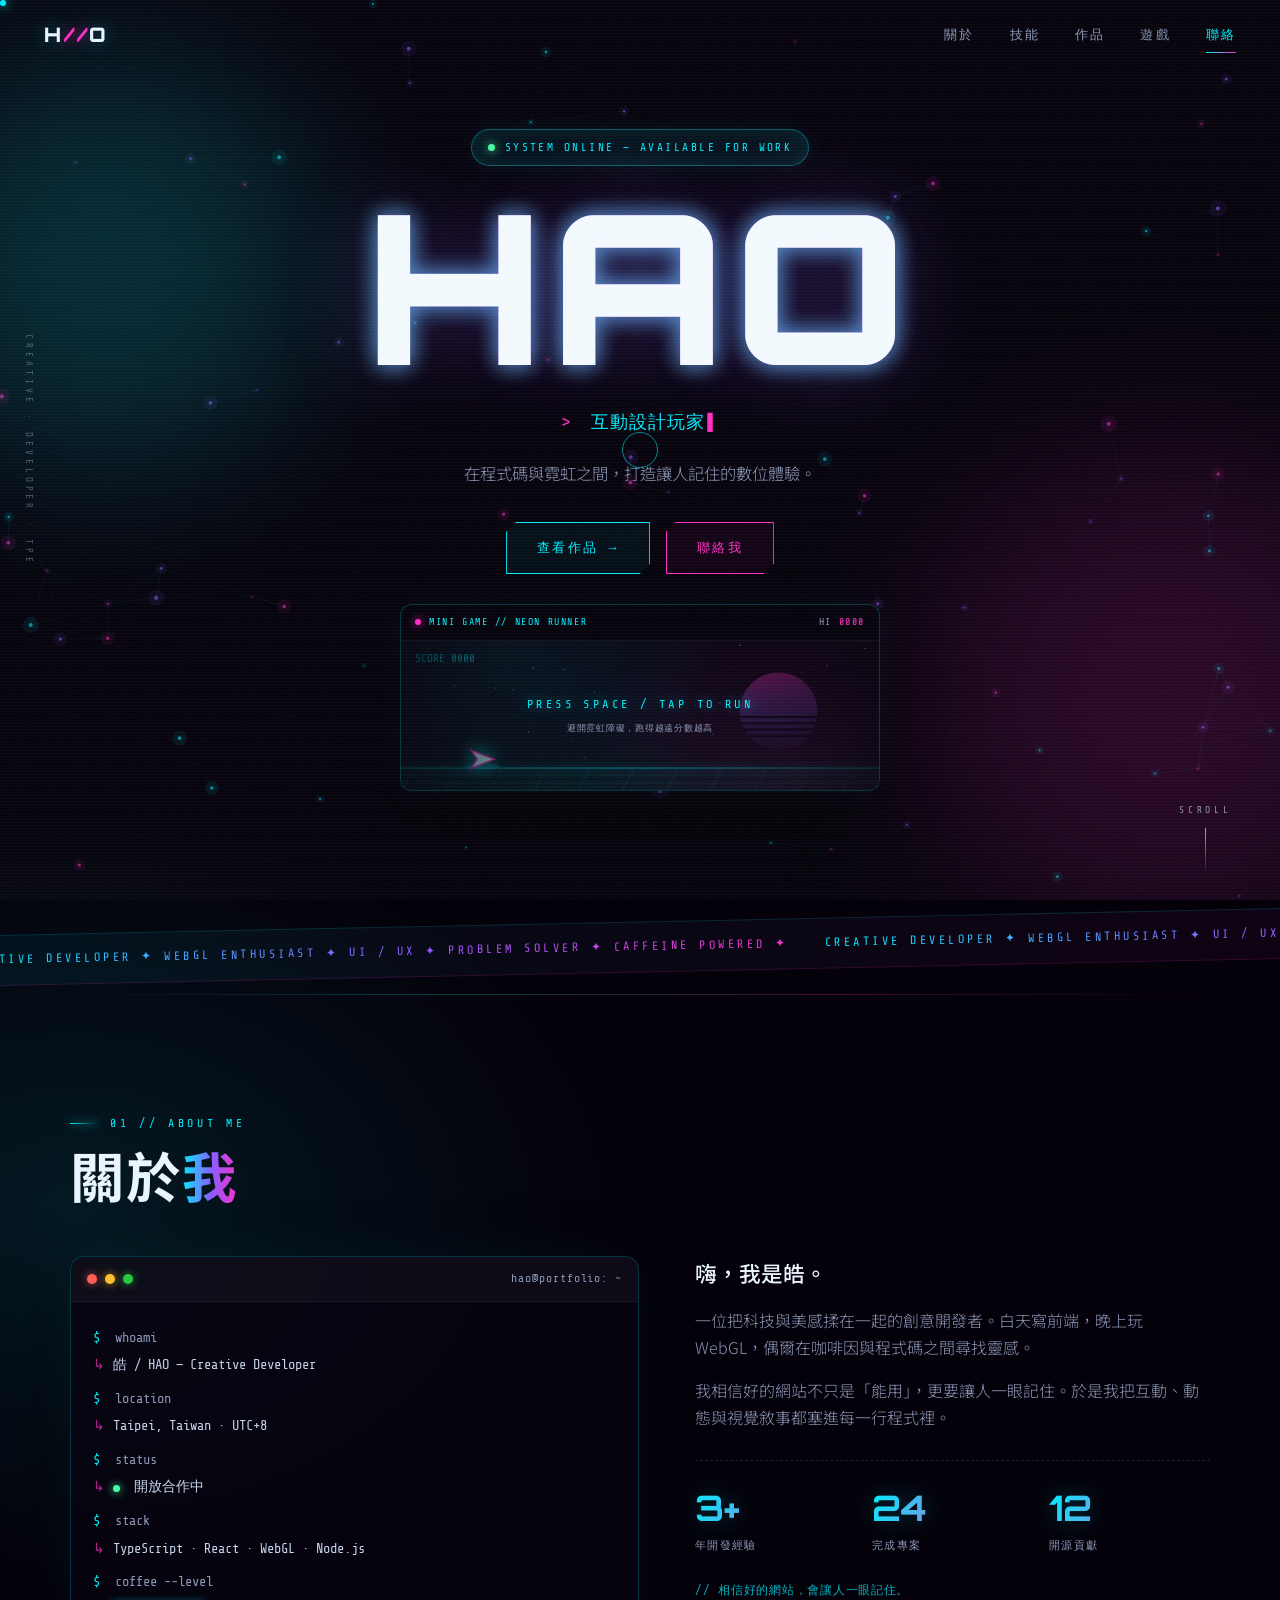
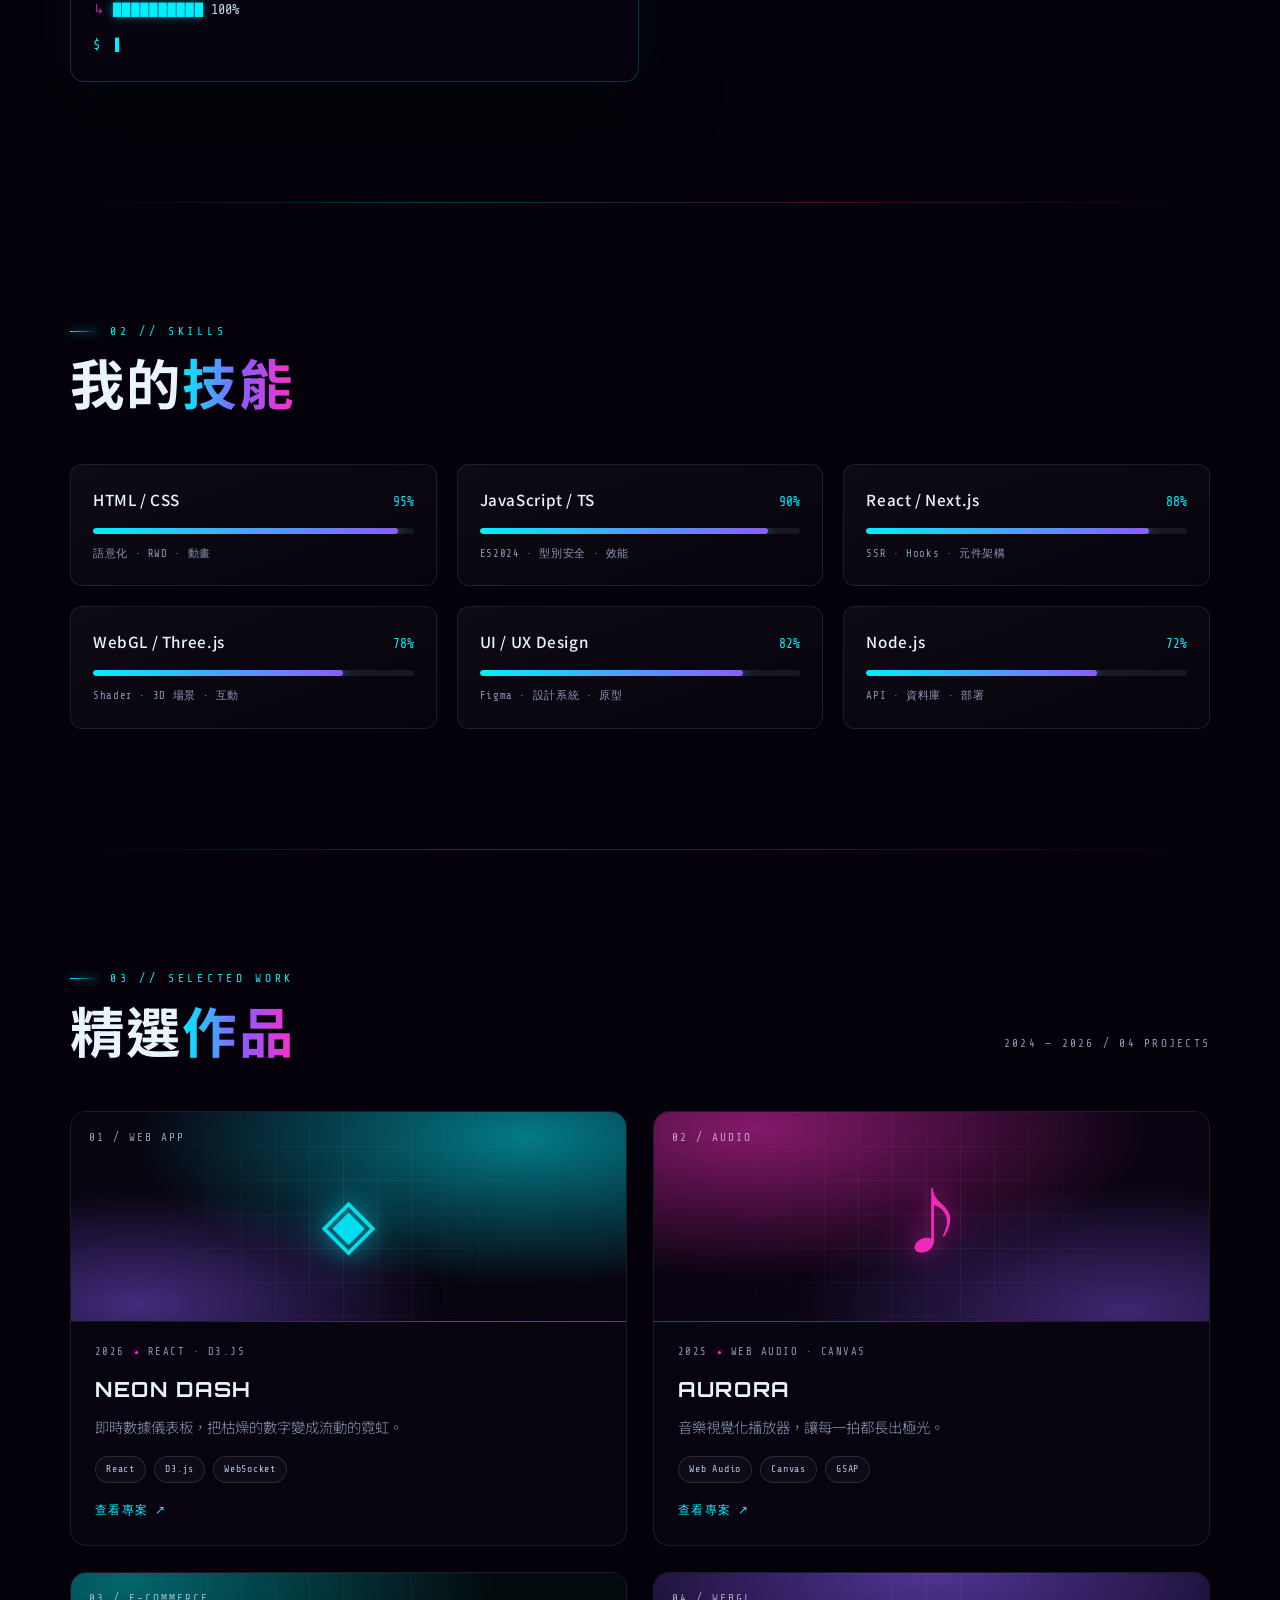
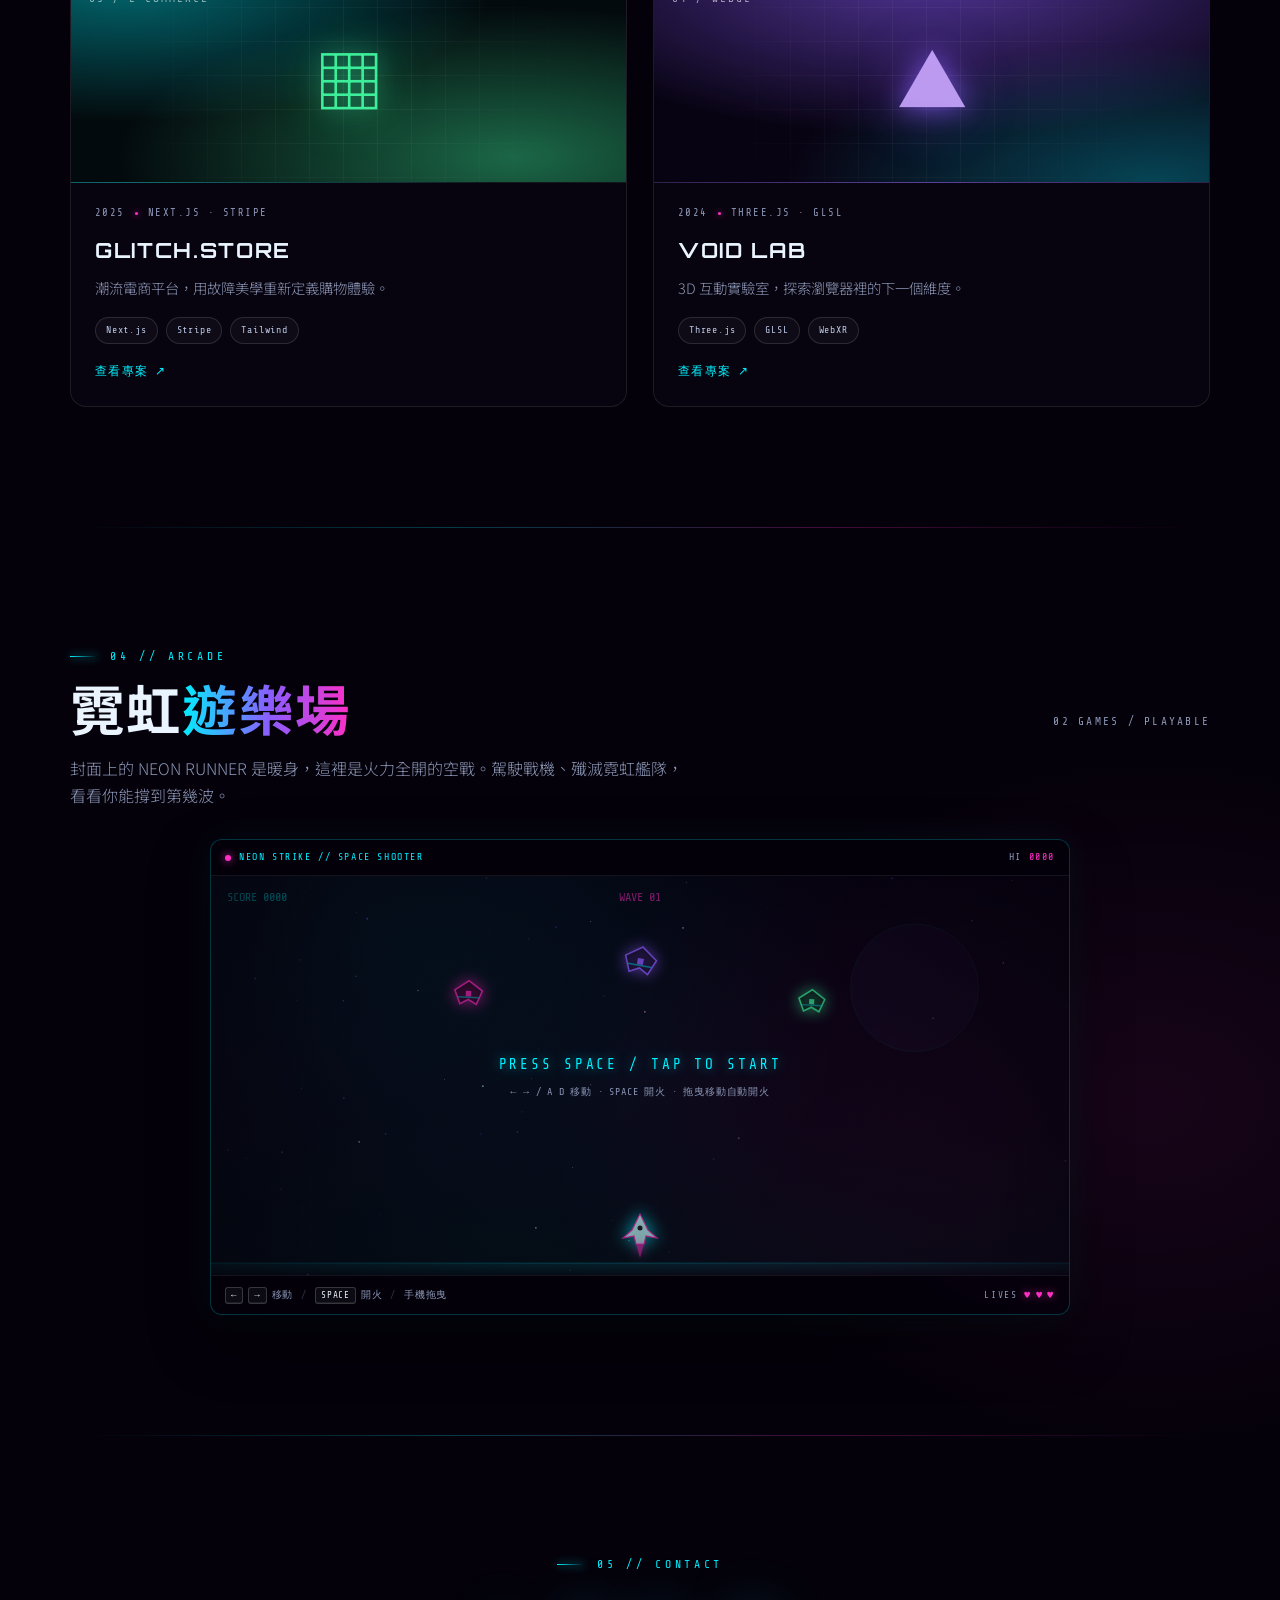
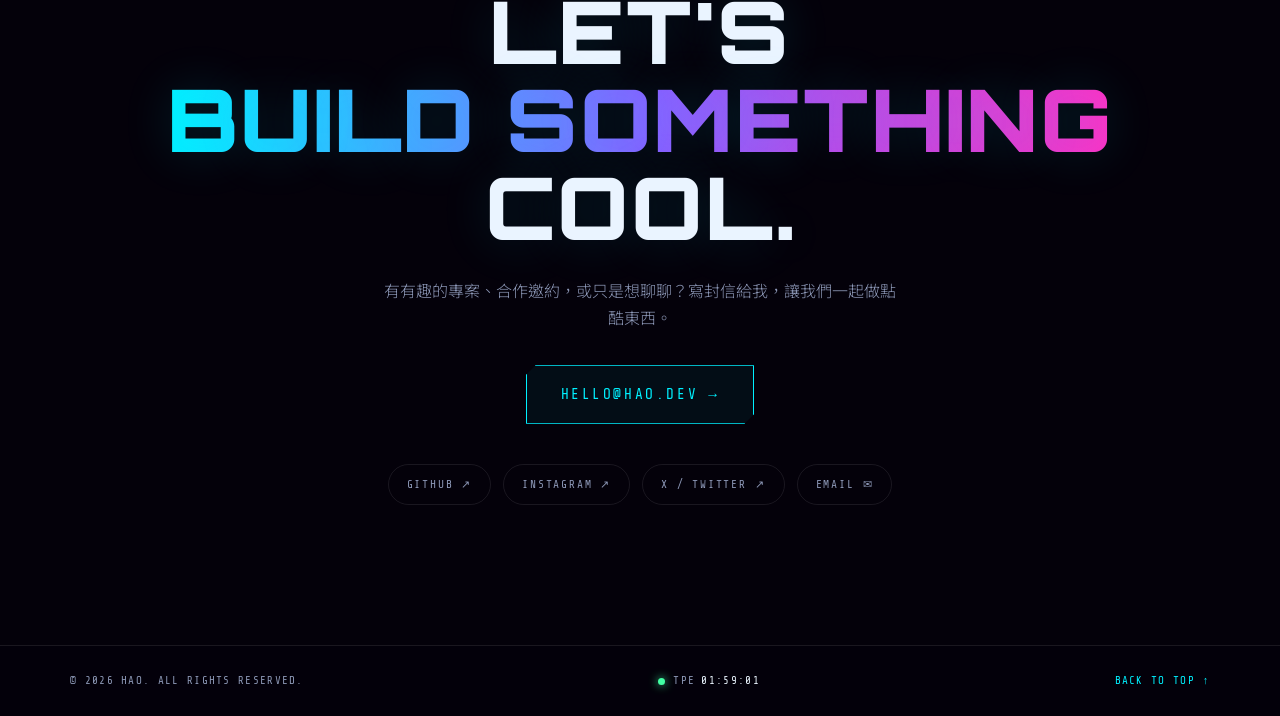
<file: index.html>
<!DOCTYPE html>
<html lang="zh-Hant">
<head>
  <meta charset="UTF-8">
  <meta name="viewport" content="width=device-width, initial-scale=1.0">
  <title>HAO — 創意開發者 / 個人作品集</title>
  <meta name="description" content="皓（HAO）的個人作品集。霓虹賽博龐克風格的創意開發者網站，收錄精選專案、技能與聯絡方式。">
  <meta name="theme-color" content="#04010a">
  <link rel="icon" href="data:image/svg+xml,%3Csvg xmlns='http://www.w3.org/2000/svg' viewBox='0 0 100 100'%3E%3Crect width='100' height='100' rx='22' fill='%2304010a'/%3E%3Ctext x='50' y='70' font-size='56' font-family='monospace' font-weight='bold' text-anchor='middle' fill='%2300f0ff'%3EH%3C/text%3E%3C/svg%3E">
  <link rel="preconnect" href="https://fonts.googleapis.com">
  <link rel="preconnect" href="https://fonts.gstatic.com" crossorigin>
  <link href="https://fonts.googleapis.com/css2?family=Orbitron:wght@500;700;900&family=Noto+Sans+TC:wght@300;400;500;700&family=Share+Tech+Mono&display=swap" rel="stylesheet">
  <link rel="stylesheet" href="style.css">
  <noscript><style>.reveal{opacity:1!important}</style></noscript>
</head>
<body>
  <div class="progress" id="progress" aria-hidden="true"></div>
  <div class="cursor-dot" aria-hidden="true"></div>
  <div class="cursor-ring" aria-hidden="true"></div>
  <canvas id="bg" aria-hidden="true"></canvas>
  <div class="side-text" aria-hidden="true">CREATIVE · DEVELOPER · TPE</div>

  <header class="nav" id="nav">
    <div class="nav-inner">
      <a href="#top" class="logo" aria-label="回到頂部">H<span>//</span>O</a>
      <nav class="nav-links" id="navLinks" aria-label="主要導覽">
        <a href="#about" data-nav="about">關於</a>
        <a href="#skills" data-nav="skills">技能</a>
        <a href="#work" data-nav="work">作品</a>
        <a href="#arcade" data-nav="arcade">遊戲</a>
        <a href="#contact" data-nav="contact">聯絡</a>
      </nav>
      <button class="menu-btn" id="menuBtn" aria-label="開啟選單" aria-expanded="false" aria-controls="navLinks">
        <span></span><span></span>
      </button>
    </div>
  </header>

  <main id="top">
    <!-- ============ HERO ============ -->
    <section class="hero" id="home">
      <div class="hero-orb orb-1" aria-hidden="true"></div>
      <div class="hero-orb orb-2" aria-hidden="true"></div>
      <div class="grid-floor" aria-hidden="true"></div>

      <div class="container hero-inner">
        <p class="badge reveal">SYSTEM ONLINE — AVAILABLE FOR WORK</p>
        <h1 class="hero-title glitch reveal" data-text="HAO" style="--d:.08s">HAO</h1>
        <p class="hero-sub reveal" style="--d:.16s">
          <span class="prompt">&gt;</span>
          <span id="typed">創意開發者</span><span class="type-cursor" aria-hidden="true">▌</span>
        </p>
        <p class="hero-desc reveal" style="--d:.24s">在程式碼與霓虹之間，打造讓人記住的數位體驗。</p>
        <div class="hero-cta reveal" style="--d:.32s">
          <a class="btn" href="#work">查看作品 <span aria-hidden="true">→</span></a>
          <a class="btn ghost" href="#contact">聯絡我</a>
        </div>

        <div class="mini-game reveal" style="--d:.4s" id="gamePanel">
          <div class="game-bar">
            <span class="game-name"><i class="game-dot"></i> MINI GAME // NEON RUNNER</span>
            <span class="game-hi">HI <b id="gameHi">0000</b></span>
          </div>
          <div class="game-screen">
            <canvas id="gameCanvas" width="960" height="300" tabindex="0" aria-label="霓虹跑酷小遊戲：按空白鍵、上方向鍵或點擊畫面跳躍，避開霓虹障礙物">你的瀏覽器不支援 Canvas，無法遊玩小遊戲。</canvas>
            <div class="game-overlay" id="gameOverlay" aria-hidden="true">
              <p class="game-msg" id="gameMsg">PRESS SPACE / TAP TO RUN</p>
              <p class="game-sub" id="gameSub">避開霓虹障礙，跑得越遠分數越高</p>
            </div>
          </div>
        </div>
      </div>

      <a class="scroll-hint" href="#about" aria-label="向下捲動">
        <span>SCROLL</span><i></i>
      </a>
    </section>

    <!-- ============ MARQUEE ============ -->
    <div class="marquee-wrap" aria-hidden="true">
      <div class="marquee">
        <div class="marquee-track">
          <span class="marquee-seg">CREATIVE DEVELOPER ✦ WEBGL ENTHUSIAST ✦ UI / UX ✦ PROBLEM SOLVER ✦ CAFFEINE POWERED ✦</span>
          <span class="marquee-seg">CREATIVE DEVELOPER ✦ WEBGL ENTHUSIAST ✦ UI / UX ✦ PROBLEM SOLVER ✦ CAFFEINE POWERED ✦</span>
        </div>
      </div>
    </div>

    <!-- ============ ABOUT ============ -->
    <section class="section" id="about">
      <div class="container">
        <p class="eyebrow reveal">01 // ABOUT ME</p>
        <h2 class="section-title reveal" style="--d:.06s">關於<span class="gradient-text">我</span></h2>

        <div class="about-grid">
          <div class="terminal reveal" aria-hidden="true">
            <div class="term-bar">
              <span class="tdot red"></span><span class="tdot yellow"></span><span class="tdot green"></span>
              <span class="term-title">hao@portfolio: ~</span>
            </div>
            <div class="term-body">
              <p><span class="tprompt">$</span> whoami</p>
              <p class="tout">皓 / HAO — Creative Developer</p>
              <p><span class="tprompt">$</span> location</p>
              <p class="tout">Taipei, Taiwan · UTC+8</p>
              <p><span class="tprompt">$</span> status</p>
              <p class="tout"><span class="status-dot"></span> 開放合作中</p>
              <p><span class="tprompt">$</span> stack</p>
              <p class="tout">TypeScript · React · WebGL · Node.js</p>
              <p><span class="tprompt">$</span> coffee --level</p>
              <p class="tout"><span class="coffee-bar">██████████</span> 100%</p>
              <p class="term-line"><span class="tprompt">$</span> <span class="term-blink">▌</span></p>
            </div>
          </div>

          <div class="about-copy reveal" style="--d:.1s">
            <p class="lead">嗨，我是皓。</p>
            <p>一位把科技與美感揉在一起的創意開發者。白天寫前端，晚上玩 WebGL，偶爾在咖啡因與程式碼之間尋找靈感。</p>
            <p>我相信好的網站不只是「能用」，更要讓人一眼記住。於是我把互動、動態與視覺敘事都塞進每一行程式裡。</p>
            <div class="stats">
              <div class="stat"><span class="stat-num" data-count="3" data-suffix="+">0</span><span class="stat-label">年開發經驗</span></div>
              <div class="stat"><span class="stat-num" data-count="24">0</span><span class="stat-label">完成專案</span></div>
              <div class="stat"><span class="stat-num" data-count="12">0</span><span class="stat-label">開源貢獻</span></div>
            </div>
            <p class="about-note">// 相信好的網站，會讓人一眼記住。</p>
          </div>
        </div>
      </div>
    </section>

    <!-- ============ SKILLS ============ -->
    <section class="section" id="skills">
      <div class="container">
        <p class="eyebrow reveal">02 // SKILLS</p>
        <h2 class="section-title reveal" style="--d:.06s">我的<span class="gradient-text">技能</span></h2>

        <div class="skills-grid">
          <div class="skill reveal" style="--w:95%">
            <div class="skill-head"><span class="skill-name">HTML / CSS</span><span class="skill-pct">95%</span></div>
            <div class="bar"><span></span></div>
            <p class="skill-note">語意化 · RWD · 動畫</p>
          </div>
          <div class="skill reveal" style="--w:90%;--d:.06s">
            <div class="skill-head"><span class="skill-name">JavaScript / TS</span><span class="skill-pct">90%</span></div>
            <div class="bar"><span></span></div>
            <p class="skill-note">ES2024 · 型別安全 · 效能</p>
          </div>
          <div class="skill reveal" style="--w:88%;--d:.12s">
            <div class="skill-head"><span class="skill-name">React / Next.js</span><span class="skill-pct">88%</span></div>
            <div class="bar"><span></span></div>
            <p class="skill-note">SSR · Hooks · 元件架構</p>
          </div>
          <div class="skill reveal" style="--w:78%;--d:.18s">
            <div class="skill-head"><span class="skill-name">WebGL / Three.js</span><span class="skill-pct">78%</span></div>
            <div class="bar"><span></span></div>
            <p class="skill-note">Shader · 3D 場景 · 互動</p>
          </div>
          <div class="skill reveal" style="--w:82%;--d:.24s">
            <div class="skill-head"><span class="skill-name">UI / UX Design</span><span class="skill-pct">82%</span></div>
            <div class="bar"><span></span></div>
            <p class="skill-note">Figma · 設計系統 · 原型</p>
          </div>
          <div class="skill reveal" style="--w:72%;--d:.3s">
            <div class="skill-head"><span class="skill-name">Node.js</span><span class="skill-pct">72%</span></div>
            <div class="bar"><span></span></div>
            <p class="skill-note">API · 資料庫 · 部署</p>
          </div>
        </div>
      </div>
    </section>

    <!-- ============ WORK ============ -->
    <section class="section" id="work">
      <div class="container">
        <div class="work-head">
          <div>
            <p class="eyebrow reveal">03 // SELECTED WORK</p>
            <h2 class="section-title reveal" style="--d:.06s">精選<span class="gradient-text">作品</span></h2>
          </div>
          <p class="work-note reveal" style="--d:.12s">2024 — 2026 / 04 PROJECTS</p>
        </div>

        <div class="projects-grid">
          <article class="project reveal" style="--d:.05s">
            <div class="project-art art-1" aria-hidden="true">
              <span class="art-index">01 / WEB APP</span>
              <span class="art-glyph">◈</span>
              <span class="art-shine"></span>
            </div>
            <div class="project-body">
              <div class="project-meta"><span>2026</span><i class="meta-dot"></i><span>REACT · D3.JS</span></div>
              <h3>NEON DASH</h3>
              <p>即時數據儀表板，把枯燥的數字變成流動的霓虹。</p>
              <ul class="tags"><li>React</li><li>D3.js</li><li>WebSocket</li></ul>
              <a class="project-link" href="#contact">查看專案 <span aria-hidden="true">↗</span></a>
            </div>
          </article>

          <article class="project reveal" style="--d:.12s">
            <div class="project-art art-2" aria-hidden="true">
              <span class="art-index">02 / AUDIO</span>
              <span class="art-glyph">♪</span>
              <span class="art-shine"></span>
            </div>
            <div class="project-body">
              <div class="project-meta"><span>2025</span><i class="meta-dot"></i><span>WEB AUDIO · CANVAS</span></div>
              <h3>AURORA</h3>
              <p>音樂視覺化播放器，讓每一拍都長出極光。</p>
              <ul class="tags"><li>Web Audio</li><li>Canvas</li><li>GSAP</li></ul>
              <a class="project-link" href="#contact">查看專案 <span aria-hidden="true">↗</span></a>
            </div>
          </article>

          <article class="project reveal" style="--d:.05s">
            <div class="project-art art-3" aria-hidden="true">
              <span class="art-index">03 / E-COMMERCE</span>
              <span class="art-glyph">▦</span>
              <span class="art-shine"></span>
            </div>
            <div class="project-body">
              <div class="project-meta"><span>2025</span><i class="meta-dot"></i><span>NEXT.JS · STRIPE</span></div>
              <h3>GLITCH.STORE</h3>
              <p>潮流電商平台，用故障美學重新定義購物體驗。</p>
              <ul class="tags"><li>Next.js</li><li>Stripe</li><li>Tailwind</li></ul>
              <a class="project-link" href="#contact">查看專案 <span aria-hidden="true">↗</span></a>
            </div>
          </article>

          <article class="project reveal" style="--d:.12s">
            <div class="project-art art-4" aria-hidden="true">
              <span class="art-index">04 / WEBGL</span>
              <span class="art-glyph">▲</span>
              <span class="art-shine"></span>
            </div>
            <div class="project-body">
              <div class="project-meta"><span>2024</span><i class="meta-dot"></i><span>THREE.JS · GLSL</span></div>
              <h3>VOID LAB</h3>
              <p>3D 互動實驗室，探索瀏覽器裡的下一個維度。</p>
              <ul class="tags"><li>Three.js</li><li>GLSL</li><li>WebXR</li></ul>
              <a class="project-link" href="#contact">查看專案 <span aria-hidden="true">↗</span></a>
            </div>
          </article>
        </div>
      </div>
    </section>

    <!-- ============ ARCADE ============ -->
    <section class="section arcade" id="arcade">
      <div class="container">
        <p class="eyebrow reveal">04 // ARCADE</p>
        <div class="work-head arcade-head">
          <h2 class="section-title reveal" style="--d:.06s">霓虹<span class="gradient-text">遊樂場</span></h2>
          <p class="work-note reveal" style="--d:.12s">02 GAMES / PLAYABLE</p>
        </div>
        <p class="arcade-desc reveal" style="--d:.16s">封面上的 NEON RUNNER 是暖身，這裡是火力全開的空戰。駕駛戰機、殲滅霓虹艦隊，看看你能撐到第幾波。</p>

        <div class="mini-game shooter-game reveal" id="shooterPanel" style="--d:.2s">
          <div class="game-bar">
            <span class="game-name"><i class="game-dot"></i> NEON STRIKE // SPACE SHOOTER</span>
            <span class="game-hi">HI <b id="shooterHi">0000</b></span>
          </div>
          <div class="game-screen">
            <canvas id="shooterCanvas" width="1720" height="800" tabindex="0" aria-label="霓虹射擊小遊戲：左右移動戰機，發射雷射擊落敵人，撐過一波又一波">你的瀏覽器不支援 Canvas，無法遊玩小遊戲。</canvas>
            <div class="game-overlay" id="shooterOverlay">
              <p class="game-msg" id="shooterMsg">PRESS SPACE / TAP TO START</p>
              <p class="game-sub" id="shooterSub">← → / A D 移動 · SPACE 開火 · 拖曳移動自動開火</p>
            </div>
          </div>
          <div class="game-foot">
            <span class="game-keys"><kbd>←</kbd><kbd>→</kbd> 移動 <span class="sep">/</span> <kbd>SPACE</kbd> 開火 <span class="sep">/</span> 手機拖曳</span>
            <span class="game-lives">LIVES <b id="shooterLives"></b></span>
          </div>
        </div>
      </div>
    </section>

    <!-- ============ CONTACT ============ -->
    <section class="section contact" id="contact">
      <div class="container">
        <p class="eyebrow reveal">05 // CONTACT</p>
        <h2 class="contact-title reveal" style="--d:.06s">LET'S<br><span class="gradient-text">BUILD SOMETHING</span><br>COOL.</h2>
        <p class="contact-desc reveal" style="--d:.12s">有有趣的專案、合作邀約，或只是想聊聊？寫封信給我，讓我們一起做點酷東西。</p>
        <div class="reveal" style="--d:.18s">
          <a class="btn contact-mail" href="mailto:hello@hao.dev">hello@hao.dev <span aria-hidden="true">→</span></a>
        </div>
        <div class="socials reveal" style="--d:.24s">
          <a class="social" href="https://github.com" target="_blank" rel="noopener noreferrer">GITHUB <span aria-hidden="true">↗</span></a>
          <a class="social" href="https://instagram.com" target="_blank" rel="noopener noreferrer">INSTAGRAM <span aria-hidden="true">↗</span></a>
          <a class="social" href="https://x.com" target="_blank" rel="noopener noreferrer">X / TWITTER <span aria-hidden="true">↗</span></a>
          <a class="social" href="mailto:hello@hao.dev">EMAIL <span aria-hidden="true">✉</span></a>
        </div>
      </div>
    </section>
  </main>

  <footer class="footer">
    <div class="container footer-inner">
      <p>© <span id="year">2026</span> HAO. ALL RIGHTS RESERVED.</p>
      <p class="footer-time"><span class="status-dot"></span> TPE <span id="clock">--:--:--</span></p>
      <a href="#top" class="top-link">BACK TO TOP ↑</a>
    </div>
  </footer>

  <script src="app.js"></script>
  <script src="shooter.js"></script>
</body>
</html>
</file>
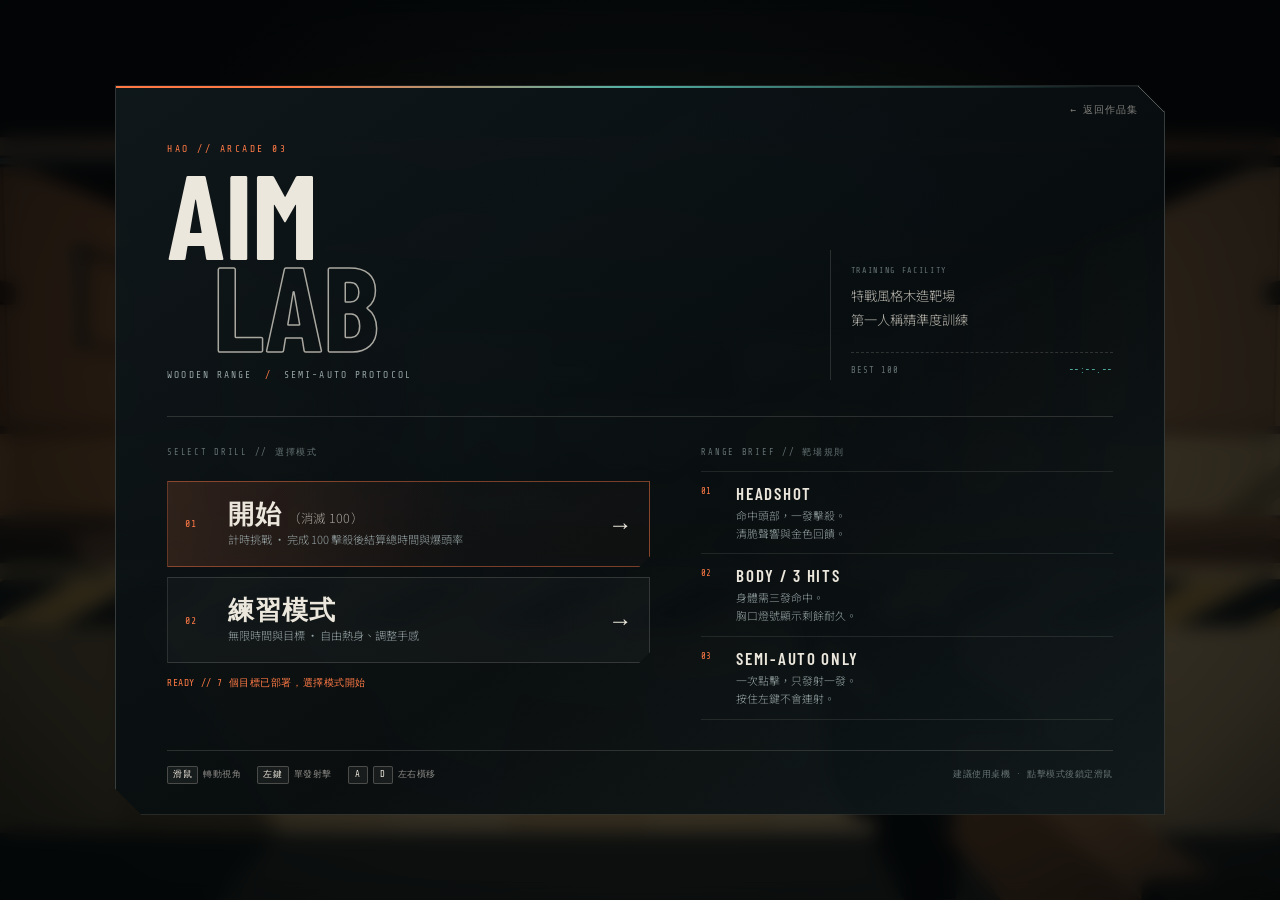
<file: fps.html>
<!DOCTYPE html>
<html lang="zh-Hant">
<head>
  <meta charset="UTF-8">
  <meta name="viewport" content="width=device-width, initial-scale=1.0">
  <meta name="theme-color" content="#0b0f10">
  <title>AIM LAB // 木造靶場 — HAO</title>
  <link rel="preconnect" href="https://fonts.googleapis.com">
  <link rel="preconnect" href="https://fonts.gstatic.com" crossorigin>
  <link href="https://fonts.googleapis.com/css2?family=Barlow+Condensed:wght@500;600;700&family=Noto+Sans+TC:wght@300;400;500&family=Share+Tech+Mono&display=swap" rel="stylesheet">
  <link rel="stylesheet" href="fps.css">
</head>
<body>
  <div id="stage">
    <canvas id="rangeCanvas" aria-label="3D 第一人稱木造靶場"></canvas>
    <div class="fx-vignette" aria-hidden="true"></div>
    <div class="fx-scanlines" aria-hidden="true"></div>
    <div id="hitFlash" aria-hidden="true"></div>

    <!-- ===== HUD ===== -->
    <div id="hud" class="hud is-hidden" aria-hidden="true">
      <div class="hud-top">
        <div class="mode-chip">
          <span id="hudMode">QUALIFICATION</span>
          <small id="hudGoal">TARGET 100 // REMAIN 100</small>
        </div>
        <div class="hud-id">
          <span class="hud-id-main">AIM LAB</span>
          <span class="hud-id-sub">RANGE 07 · LIVE FIRE</span>
        </div>
      </div>

      <div id="crosshair" class="crosshair" aria-hidden="true">
        <span class="ch ch-t"></span>
        <span class="ch ch-r"></span>
        <span class="ch ch-b"></span>
        <span class="ch ch-l"></span>
        <span class="ch-dot"></span>
      </div>
      <div id="hitmarker" class="hitmarker" aria-hidden="true">
        <span class="hm hm-tl"></span>
        <span class="hm hm-tr"></span>
        <span class="hm hm-bl"></span>
        <span class="hm hm-br"></span>
      </div>
      <div id="feedback" class="feedback" aria-hidden="true"></div>

      <div class="hud-bottom">
        <div class="controls">
          <span><kbd>LMB</kbd> 單發射擊</span>
          <span><kbd>A</kbd><kbd>D</kbd> 橫移</span>
          <span><kbd>ESC</kbd> 暫停</span>
        </div>
        <div class="weapon">
          <div class="weapon-row">
            <span class="weapon-name">RANGE-7</span>
            <span class="weapon-mode">SEMI-AUTO</span>
          </div>
          <div class="ammo-row">
            <span class="ammo">∞</span>
            <span class="ammo-label">AMMO<br><i>UNLIMITED</i></span>
          </div>
        </div>
      </div>
    </div>

    <!-- ===== MENU ===== -->
    <section id="menuOverlay" class="overlay" aria-label="AIM LAB 選單">
      <div class="sheet menu-sheet">
        <a class="back-link" href="index.html#arcade">← 返回作品集</a>
        <div class="menu-head">
          <div class="menu-title-block">
            <p class="kicker">HAO // ARCADE 03</p>
            <h1 class="menu-title"><span>AIM</span><em>LAB</em></h1>
            <p class="menu-sub">WOODEN RANGE <i>/</i> SEMI-AUTO PROTOCOL</p>
          </div>
          <div class="menu-side">
            <p class="side-label">TRAINING FACILITY</p>
            <p class="side-copy">特戰風格木造靶場<br>第一人稱精準度訓練</p>
            <p class="best-time">BEST 100 <b id="bestTime">--:--.--</b></p>
          </div>
        </div>

        <div class="menu-body">
          <div class="mode-list">
            <p class="section-label">SELECT DRILL // 選擇模式</p>
            <button class="mode-card primary" id="startQual" type="button">
              <span class="mode-no">01</span>
              <span class="mode-info">
                <span class="mode-name">開始<span class="mode-bracket">（消滅 100）</span></span>
                <span class="mode-desc">計時挑戰 · 完成 100 擊殺後結算總時間與爆頭率</span>
              </span>
              <span class="mode-go" aria-hidden="true">→</span>
            </button>
            <button class="mode-card" id="startPractice" type="button">
              <span class="mode-no">02</span>
              <span class="mode-info">
                <span class="mode-name">練習模式</span>
                <span class="mode-desc">無限時間與目標 · 自由熱身、調整手感</span>
              </span>
              <span class="mode-go" aria-hidden="true">→</span>
            </button>
            <p id="rangeStatus" class="range-status" role="status"></p>
          </div>

          <div class="briefing">
            <p class="section-label">RANGE BRIEF // 靶場規則</p>
            <div class="brief-grid">
              <div class="brief-item">
                <span class="brief-no">01</span>
                <strong>HEADSHOT</strong>
                <p>命中頭部，一發擊殺。<br>清脆聲響與金色回饋。</p>
              </div>
              <div class="brief-item">
                <span class="brief-no">02</span>
                <strong>BODY / 3 HITS</strong>
                <p>身體需三發命中。<br>胸口燈號顯示剩餘耐久。</p>
              </div>
              <div class="brief-item">
                <span class="brief-no">03</span>
                <strong>SEMI-AUTO ONLY</strong>
                <p>一次點擊，只發射一發。<br>按住左鍵不會連射。</p>
              </div>
            </div>
          </div>
        </div>

        <div class="menu-foot">
          <span><kbd>滑鼠</kbd> 轉動視角</span>
          <span><kbd>左鍵</kbd> 單發射擊</span>
          <span><kbd>A</kbd><kbd>D</kbd> 左右橫移</span>
          <span class="menu-foot-note">建議使用桌機 · 點擊模式後鎖定滑鼠</span>
        </div>
        <p id="touchWarning" class="touch-warning" hidden>此訓練需要滑鼠與鍵盤，請使用桌機開啟。</p>
      </div>
    </section>

    <!-- ===== PAUSE ===== -->
    <section id="pauseOverlay" class="overlay is-hidden" aria-label="遊戲暫停">
      <div class="sheet small-sheet">
        <p class="kicker">SYSTEM // HOLD</p>
        <h2 class="sheet-title">PAUSED</h2>
        <p class="sheet-sub">訓練已暫停。繼續後計時會從暫停處接續。</p>
        <div class="pause-stats">
          <div><span>TIME</span><b id="pauseTime">00:00.0</b></div>
          <div><span>KILLS</span><b id="pauseKills">000</b></div>
          <div><span>HEADSHOT</span><b id="pauseHs">0%</b></div>
        </div>
        <div class="sheet-actions">
          <button class="btn-line primary" id="resumeBtn" type="button">繼續訓練 <span>→</span></button>
          <button class="btn-line" id="restartBtn" type="button">重新開始</button>
          <button class="btn-line" id="quitBtn" type="button">返回模式選單</button>
        </div>
        <p class="sheet-hint">按 ESC 亦可暫停；再次進入需重新鎖定滑鼠。</p>
      </div>
    </section>

    <!-- ===== RESULTS ===== -->
    <section id="resultsOverlay" class="overlay is-hidden" aria-label="挑戰結果">
      <div class="sheet result-sheet">
        <p class="kicker">QUALIFICATION // COMPLETE</p>
        <h2 class="sheet-title">COURSE<br><em>CLEAR.</em></h2>
        <p class="sheet-sub">100 隻機器人已清除。以下是本次成績。</p>
        <div class="result-time">
          <span>總花費時間</span>
          <b id="resultTime">00:00.00</b>
        </div>
        <div class="result-grid">
          <div><span>擊殺數</span><b>100</b><small>TARGETS</small></div>
          <div><span>爆頭率</span><b id="resultHs">0%</b><small>HEADSHOT RATE</small></div>
          <div><span>命中率</span><b id="resultAcc">0%</b><small>ACCURACY</small></div>
          <div><span>發射數</span><b id="resultShots">0</b><small>SHOTS FIRED</small></div>
        </div>
        <p id="newBest" class="new-best" hidden>NEW PERSONAL BEST // 新紀錄</p>
        <div class="sheet-actions">
          <button class="btn-line primary" id="retryBtn" type="button">再次挑戰 <span>→</span></button>
          <button class="btn-line" id="resultMenuBtn" type="button">返回模式選單</button>
        </div>
      </div>
    </section>

    <!-- ===== WEBGL ERROR ===== -->
    <section id="errorOverlay" class="overlay is-hidden" aria-label="無法啟動">
      <div class="sheet small-sheet">
        <p class="kicker">SYSTEM // FAILURE</p>
        <h2 class="sheet-title">NO<br><em>SIGNAL.</em></h2>
        <p class="sheet-sub" id="errorText">WebGL 無法啟動，請確認瀏覽器支援或改用 Chrome / Edge。</p>
        <div class="sheet-actions">
          <a class="btn-line primary" href="index.html#arcade">返回作品集 <span>→</span></a>
        </div>
      </div>
    </section>
  </div>

  <script src="vendor/three.min.js"></script>
  <script src="fps.js"></script>
</body>
</html>
</file>
<file: style.css>
/* ============================================================
   HAO — Neon Cyberpunk Portfolio
   ============================================================ */
*, *::before, *::after { box-sizing: border-box; margin: 0; padding: 0; }

:root {
  --bg: #04010a;
  --panel: #090513;
  --cyan: #00f0ff;
  --pink: #ff2ec4;
  --purple: #8b5cff;
  --green: #42ffa4;
  --text: #eaf4ff;
  --muted: #8c97b6;
  --line: rgba(255, 255, 255, .09);
  --font-display: 'Orbitron', 'Noto Sans TC', sans-serif;
  --font-body: 'Noto Sans TC', system-ui, -apple-system, sans-serif;
  --font-mono: 'Share Tech Mono', ui-monospace, 'Cascadia Mono', monospace;
  --container: 1140px;
}

html {
  scroll-behavior: smooth;
  scroll-padding-top: 90px;
  background:
    radial-gradient(1100px 750px at 78% -12%, rgba(139, 92, 255, .20), transparent 62%),
    radial-gradient(900px 650px at 6% 22%, rgba(0, 240, 255, .10), transparent 60%),
    radial-gradient(800px 600px at 90% 78%, rgba(255, 46, 196, .08), transparent 60%),
    var(--bg);
}

body {
  font-family: var(--font-body);
  color: var(--text);
  line-height: 1.7;
  min-height: 100vh;
  overflow-x: hidden;
  -webkit-font-smoothing: antialiased;
}

::selection { background: var(--pink); color: #0a0010; }

::-webkit-scrollbar { width: 10px; }
::-webkit-scrollbar-track { background: #04010a; }
::-webkit-scrollbar-thumb {
  background: linear-gradient(var(--cyan), var(--purple));
  border-radius: 99px;
  border: 2px solid #04010a;
}

a { color: inherit; }
button { font: inherit; }
ul { list-style: none; }

a:focus-visible, button:focus-visible {
  outline: 2px solid var(--cyan);
  outline-offset: 4px;
  border-radius: 4px;
}

.container { width: min(100% - 40px, var(--container)); margin-inline: auto; }

/* ---------- fixed overlays ---------- */
body::before {
  content: "";
  position: fixed;
  inset: 0;
  z-index: 70;
  pointer-events: none;
  background: repeating-linear-gradient(to bottom, rgba(255, 255, 255, .022) 0 1px, transparent 1px 3px);
}

body::after {
  content: "";
  position: fixed;
  inset: 0;
  z-index: 71;
  pointer-events: none;
  opacity: .05;
  background-image: url("data:image/svg+xml,%3Csvg xmlns='http://www.w3.org/2000/svg' width='220' height='220'%3E%3Cfilter id='n'%3E%3CfeTurbulence type='fractalNoise' baseFrequency='0.8' numOctaves='3' stitchTiles='stitch'/%3E%3C/filter%3E%3Crect width='100%25' height='100%25' filter='url(%23n)'/%3E%3C/svg%3E");
}

.progress {
  position: fixed;
  top: 0;
  left: 0;
  height: 2px;
  width: 0;
  z-index: 120;
  background: linear-gradient(90deg, var(--cyan), var(--purple), var(--pink));
  box-shadow: 0 0 12px rgba(0, 240, 255, .7);
}

#bg {
  position: fixed;
  inset: 0;
  z-index: -1;
  opacity: .65;
  pointer-events: none;
}

.cursor-dot, .cursor-ring {
  position: fixed;
  top: 0;
  left: 0;
  border-radius: 50%;
  pointer-events: none;
  z-index: 9999;
  will-change: transform;
}
.cursor-dot {
  width: 6px;
  height: 6px;
  background: var(--cyan);
  box-shadow: 0 0 10px var(--cyan), 0 0 24px rgba(0, 240, 255, .6);
}
.cursor-ring {
  width: 36px;
  height: 36px;
  border: 1px solid rgba(0, 240, 255, .55);
  transition: width .25s ease, height .25s ease, border-color .25s ease, background .25s ease;
}
.cursor-ring.is-hover {
  width: 58px;
  height: 58px;
  border-color: var(--pink);
  background: rgba(255, 46, 196, .08);
  box-shadow: 0 0 22px rgba(255, 46, 196, .25);
}
@media (hover: none), (pointer: coarse), (prefers-reduced-motion: reduce) {
  .cursor-dot, .cursor-ring { display: none; }
}
@media (hover: hover) and (pointer: fine) and (prefers-reduced-motion: no-preference) {
  html, body, a, button { cursor: none; }
}

.side-text {
  position: fixed;
  left: 20px;
  top: 50%;
  transform: translateY(-50%);
  writing-mode: vertical-rl;
  font-family: var(--font-mono);
  font-size: .58rem;
  letter-spacing: .42em;
  color: rgba(140, 151, 182, .55);
  z-index: 40;
  pointer-events: none;
}
@media (max-width: 1279px) { .side-text { display: none; } }

/* ---------- nav ---------- */
.nav {
  position: fixed;
  top: 0;
  left: 0;
  right: 0;
  z-index: 100;
}
.nav::before {
  content: "";
  position: absolute;
  inset: 0;
  background: rgba(4, 1, 10, .72);
  -webkit-backdrop-filter: blur(16px);
  backdrop-filter: blur(16px);
  border-bottom: 1px solid rgba(0, 240, 255, .1);
  opacity: 0;
  transition: opacity .3s ease;
  pointer-events: none;
}
.nav.scrolled::before { opacity: 1; }

.nav-inner {
  position: relative;
  z-index: 1;
  width: min(100%, 1240px);
  margin-inline: auto;
  padding: 18px 24px;
  display: flex;
  align-items: center;
  justify-content: space-between;
  gap: 24px;
}
.logo {
  position: relative;
  z-index: 96;
  font-family: var(--font-display);
  font-weight: 900;
  font-size: 1.25rem;
  letter-spacing: .14em;
  text-decoration: none;
  color: var(--text);
  text-shadow: 0 0 18px rgba(0, 240, 255, .35);
  transition: text-shadow .3s;
}
.logo span { color: var(--pink); text-shadow: 0 0 14px rgba(255, 46, 196, .7); }
.logo:hover { text-shadow: 0 0 24px rgba(0, 240, 255, .7); }

.nav-links { display: flex; align-items: center; gap: 2.2rem; }
.nav-links a {
  position: relative;
  font-family: var(--font-mono);
  font-size: .82rem;
  letter-spacing: .16em;
  color: var(--muted);
  text-decoration: none;
  transition: color .25s;
}
.nav-links a::after {
  content: "";
  position: absolute;
  left: 0;
  right: 0;
  bottom: -7px;
  height: 1px;
  background: linear-gradient(90deg, var(--cyan), var(--pink));
  transform: scaleX(0);
  transform-origin: left;
  transition: transform .3s ease;
}
.nav-links a:hover, .nav-links a.active { color: var(--cyan); }
.nav-links a:hover::after, .nav-links a.active::after { transform: scaleX(1); }

.menu-btn {
  display: none;
  width: 44px;
  height: 44px;
  background: none;
  border: 0;
  flex-direction: column;
  align-items: center;
  justify-content: center;
  gap: 7px;
  z-index: 96;
}
.menu-btn span {
  display: block;
  width: 26px;
  height: 2px;
  background: var(--cyan);
  box-shadow: 0 0 8px var(--cyan);
  transition: transform .3s ease;
}
.menu-btn[aria-expanded="true"] span:first-child { transform: translateY(4.5px) rotate(45deg); }
.menu-btn[aria-expanded="true"] span:last-child { transform: translateY(-4.5px) rotate(-45deg); }

/* ---------- hero ---------- */
.hero {
  position: relative;
  min-height: 100svh;
  display: grid;
  place-items: center;
  overflow: hidden;
  padding: 110px 0 90px;
}
.hero-orb {
  position: absolute;
  border-radius: 50%;
  filter: blur(90px);
  opacity: .5;
  z-index: 0;
  pointer-events: none;
}
.orb-1 {
  width: 420px; height: 420px;
  background: rgba(0, 240, 255, .35);
  top: 6%; left: -8%;
  animation: float 14s ease-in-out infinite;
}
.orb-2 {
  width: 480px; height: 480px;
  background: rgba(255, 46, 196, .28);
  bottom: -4%; right: -10%;
  animation: float 18s ease-in-out infinite reverse;
}
@keyframes float {
  50% { transform: translate3d(40px, -30px, 0) scale(1.08); }
}

.grid-floor {
  position: absolute;
  left: 50%;
  bottom: -12%;
  width: 180%;
  height: 60%;
  transform: translateX(-50%) perspective(520px) rotateX(64deg);
  transform-origin: center bottom;
  background-image:
    linear-gradient(rgba(0, 240, 255, .30) 1px, transparent 1px),
    linear-gradient(90deg, rgba(255, 46, 196, .22) 1px, transparent 1px);
  background-size: 64px 64px;
  -webkit-mask-image: linear-gradient(to top, rgba(0, 0, 0, .9), transparent 78%);
  mask-image: linear-gradient(to top, rgba(0, 0, 0, .9), transparent 78%);
  animation: grid-flow 5s linear infinite;
  opacity: .55;
  z-index: 0;
  pointer-events: none;
}
@keyframes grid-flow {
  to { background-position: 0 64px, 64px 0; }
}

.hero-inner {
  position: relative;
  z-index: 2;
  display: flex;
  flex-direction: column;
  align-items: center;
  text-align: center;
}

.badge {
  display: inline-flex;
  align-items: center;
  gap: 10px;
  font-family: var(--font-mono);
  font-size: .7rem;
  letter-spacing: .22em;
  text-transform: uppercase;
  color: var(--cyan);
  border: 1px solid rgba(0, 240, 255, .35);
  background: rgba(0, 240, 255, .06);
  padding: 8px 16px;
  border-radius: 999px;
  box-shadow: inset 0 0 24px rgba(0, 240, 255, .1), 0 0 24px rgba(0, 240, 255, .08);
}
.badge::before {
  content: "";
  width: 7px; height: 7px;
  border-radius: 50%;
  background: var(--green);
  box-shadow: 0 0 10px var(--green);
  animation: pulse 1.6s ease-in-out infinite;
}
@keyframes pulse {
  50% { opacity: .35; transform: scale(.75); }
}

.hero-title {
  position: relative;
  display: inline-block;
  margin-top: 24px;
  font-family: var(--font-display);
  font-weight: 900;
  font-size: clamp(5rem, 17vw, 13rem);
  line-height: .92;
  letter-spacing: .04em;
  color: #f4fbff;
  text-shadow:
    0 0 24px rgba(0, 240, 255, .35),
    0 0 90px rgba(139, 92, 255, .35);
}
.glitch::before, .glitch::after {
  content: attr(data-text);
  position: absolute;
  inset: 0;
  pointer-events: none;
}
.glitch::before {
  color: var(--pink);
  z-index: -1;
  text-shadow: 0 0 22px rgba(255, 46, 196, .5);
  animation: glitch-a 3.4s infinite steps(1) alternate-reverse;
}
.glitch::after {
  color: var(--cyan);
  z-index: -2;
  text-shadow: 0 0 22px rgba(0, 240, 255, .5);
  animation: glitch-b 2.8s infinite steps(1) alternate-reverse;
}
@keyframes glitch-a {
  0%, 86%, 100% { transform: translate(0); clip-path: inset(0); }
  87% { transform: translate(-4px, 2px); clip-path: inset(12% 0 62% 0); }
  90% { transform: translate(3px, -2px); clip-path: inset(58% 0 18% 0); }
  93% { transform: translate(-2px, 1px); clip-path: inset(32% 0 44% 0); }
  96% { transform: translate(2px, 2px); clip-path: inset(72% 0 8% 0); }
}
@keyframes glitch-b {
  0%, 82%, 100% { transform: translate(0); clip-path: inset(0); }
  84% { transform: translate(4px, -1px); clip-path: inset(22% 0 52% 0); }
  88% { transform: translate(-3px, 2px); clip-path: inset(64% 0 12% 0); }
  92% { transform: translate(2px, -2px); clip-path: inset(8% 0 74% 0); }
  95% { transform: translate(-2px, 1px); clip-path: inset(46% 0 30% 0); }
}

.hero-sub {
  margin-top: 26px;
  font-family: var(--font-mono);
  font-size: clamp(.95rem, 2vw, 1.15rem);
  letter-spacing: .06em;
  color: var(--cyan);
  min-height: 1.9em;
}
.hero-sub .prompt { color: var(--pink); margin-right: 8px; }
.type-cursor {
  display: inline-block;
  margin-left: 2px;
  color: var(--pink);
  animation: blink 1s steps(2, start) infinite;
}
@keyframes blink { 50% { opacity: 0; } }

.hero-desc {
  margin-top: 18px;
  max-width: 560px;
  color: var(--muted);
  font-weight: 300;
  font-size: 1.02rem;
}

.hero-cta {
  margin-top: 34px;
  display: flex;
  justify-content: center;
  flex-wrap: wrap;
  gap: 16px;
}

.btn {
  display: inline-flex;
  align-items: center;
  justify-content: center;
  gap: 10px;
  padding: 14px 30px;
  font-family: var(--font-mono);
  font-size: .82rem;
  letter-spacing: .18em;
  text-transform: uppercase;
  text-decoration: none;
  color: var(--cyan);
  border: 1px solid var(--cyan);
  background: rgba(0, 240, 255, .05);
  clip-path: polygon(10px 0, 100% 0, 100% calc(100% - 10px), calc(100% - 10px) 100%, 0 100%, 0 10px);
  transition: background .25s ease, color .25s ease, filter .25s ease;
}
.btn:hover {
  background: var(--cyan);
  color: #001014;
  filter: drop-shadow(0 0 14px rgba(0, 240, 255, .65));
}
.btn.ghost { border-color: var(--pink); color: var(--pink); background: rgba(255, 46, 196, .05); }
.btn.ghost:hover { background: var(--pink); color: #14000d; filter: drop-shadow(0 0 14px rgba(255, 46, 196, .6)); }

/* ---------- hero mini game ---------- */
.mini-game {
  width: min(100%, 480px);
  margin-top: 30px;
  border: 1px solid rgba(0, 240, 255, .22);
  border-radius: 12px;
  overflow: hidden;
  background: rgba(4, 1, 10, .72);
  box-shadow: 0 24px 60px rgba(0, 0, 0, .45), 0 0 40px rgba(0, 240, 255, .06);
  -webkit-backdrop-filter: blur(6px);
  backdrop-filter: blur(6px);
  text-align: left;
}
.game-bar {
  display: flex;
  align-items: center;
  justify-content: space-between;
  gap: 12px;
  padding: 9px 14px;
  border-bottom: 1px solid rgba(255, 255, 255, .07);
  font-family: var(--font-mono);
  font-size: .62rem;
  letter-spacing: .16em;
  color: var(--muted);
}
.game-name { display: flex; align-items: center; gap: 8px; color: var(--cyan); }
.game-dot {
  width: 6px;
  height: 6px;
  border-radius: 50%;
  background: var(--pink);
  box-shadow: 0 0 8px var(--pink);
  animation: pulse 1.8s ease-in-out infinite;
}
.game-hi b { color: var(--pink); font-weight: 400; }
.game-screen { position: relative; aspect-ratio: 3.2 / 1; }
.game-screen canvas {
  position: absolute;
  inset: 0;
  display: block;
  width: 100%;
  height: 100%;
  touch-action: manipulation;
}
.game-screen canvas:focus-visible { outline: 2px solid var(--cyan); outline-offset: -2px; }
.game-overlay {
  position: absolute;
  inset: 0;
  display: grid;
  place-content: center;
  gap: 6px;
  padding: 10px;
  text-align: center;
  pointer-events: none;
  background: radial-gradient(circle at 50% 50%, rgba(4, 1, 10, .15), rgba(4, 1, 10, .72));
  transition: opacity .3s ease, visibility .3s;
}
.game-msg {
  font-family: var(--font-mono);
  font-size: clamp(.62rem, 1.8vw, .76rem);
  letter-spacing: .2em;
  color: var(--cyan);
  text-shadow: 0 0 12px rgba(0, 240, 255, .6);
  animation: blink 2.4s steps(2, start) infinite;
}
.game-sub {
  font-family: var(--font-mono);
  font-size: .58rem;
  letter-spacing: .08em;
  color: var(--muted);
}
.mini-game.playing .game-overlay { opacity: 0; visibility: hidden; }
.mini-game.over .game-msg {
  color: var(--pink);
  text-shadow: 0 0 12px rgba(255, 46, 196, .7);
  animation: none;
}

.scroll-hint {
  position: absolute;
  bottom: 26px;
  right: clamp(24px, 4vw, 48px);
  display: flex;
  flex-direction: column;
  align-items: center;
  gap: 10px;
  font-family: var(--font-mono);
  font-size: .6rem;
  letter-spacing: .4em;
  color: var(--muted);
  text-decoration: none;
  z-index: 2;
}
.scroll-hint i {
  width: 1px;
  height: 46px;
  background: linear-gradient(var(--cyan), transparent);
  animation: scroll-line 1.8s ease-in-out infinite;
}
@keyframes scroll-line {
  0%, 100% { transform: scaleY(.35); transform-origin: top; opacity: .35; }
  50% { transform: scaleY(1); transform-origin: top; opacity: 1; }
}

/* ---------- marquee ---------- */
.marquee-wrap {
  position: relative;
  overflow: hidden;
  padding: 22px 0;
}
.marquee {
  width: 104%;
  margin-left: -2%;
  transform: rotate(-1.2deg) scale(1.02);
  border-top: 1px solid rgba(0, 240, 255, .14);
  border-bottom: 1px solid rgba(255, 46, 196, .14);
  background: linear-gradient(90deg, rgba(0, 240, 255, .05), rgba(255, 46, 196, .05));
  padding: 14px 0;
  overflow: hidden;
}
.marquee-track {
  display: flex;
  width: max-content;
  animation: marquee 30s linear infinite;
}
.marquee:hover .marquee-track { animation-play-state: paused; }
.marquee-seg {
  display: inline-block;
  padding-right: 2.2rem;
  white-space: nowrap;
  font-family: var(--font-mono);
  font-size: .74rem;
  letter-spacing: .28em;
  background: linear-gradient(90deg, var(--cyan), var(--purple), var(--pink));
  -webkit-background-clip: text;
  background-clip: text;
  color: transparent;
}
@keyframes marquee { to { transform: translateX(-50%); } }

/* ---------- sections ---------- */
.section {
  position: relative;
  padding: clamp(72px, 10vw, 120px) 0;
}
.section::before {
  content: "";
  position: absolute;
  top: 0;
  left: 50%;
  transform: translateX(-50%);
  width: min(100% - 40px, var(--container));
  height: 1px;
  background: linear-gradient(90deg, transparent, rgba(0, 240, 255, .25), rgba(255, 46, 196, .25), transparent);
}
.eyebrow {
  display: flex;
  align-items: center;
  gap: 12px;
  font-family: var(--font-mono);
  font-size: .72rem;
  letter-spacing: .32em;
  color: var(--cyan);
  margin-bottom: 12px;
}
.eyebrow::before {
  content: "";
  width: 28px;
  height: 1px;
  background: linear-gradient(90deg, var(--cyan), transparent);
  box-shadow: 0 0 8px var(--cyan);
  flex: none;
}
.section-title {
  font-family: var(--font-display);
  font-size: clamp(2rem, 5vw, 3.4rem);
  font-weight: 700;
  letter-spacing: .04em;
  line-height: 1.15;
  margin-bottom: 48px;
}
.gradient-text {
  background: linear-gradient(92deg, var(--cyan) 0%, var(--purple) 52%, var(--pink) 100%);
  -webkit-background-clip: text;
  background-clip: text;
  color: transparent;
}

/* ---------- about ---------- */
.about-grid {
  display: grid;
  grid-template-columns: 1.05fr .95fr;
  gap: clamp(32px, 5vw, 56px);
  align-items: start;
}
.terminal {
  background: rgba(8, 4, 16, .85);
  border: 1px solid rgba(0, 240, 255, .22);
  border-radius: 14px;
  box-shadow: 0 30px 80px rgba(0, 0, 0, .45), 0 0 50px rgba(0, 240, 255, .06);
  overflow: hidden;
  -webkit-backdrop-filter: blur(6px);
  backdrop-filter: blur(6px);
}
.term-bar {
  display: flex;
  align-items: center;
  gap: 8px;
  padding: 12px 16px;
  background: rgba(255, 255, 255, .03);
  border-bottom: 1px solid rgba(255, 255, 255, .06);
}
.tdot { width: 10px; height: 10px; border-radius: 50%; }
.tdot.red { background: #ff5f57; box-shadow: 0 0 8px rgba(255, 95, 87, .7); }
.tdot.yellow { background: #febc2e; box-shadow: 0 0 8px rgba(254, 188, 46, .7); }
.tdot.green { background: #28c840; box-shadow: 0 0 8px rgba(40, 200, 64, .7); }
.term-title {
  flex: 1;
  text-align: right;
  font-family: var(--font-mono);
  font-size: .72rem;
  letter-spacing: .08em;
  color: var(--muted);
}
.term-body {
  padding: 22px;
  font-family: var(--font-mono);
  font-size: .86rem;
  line-height: 2;
  color: var(--muted);
}
.tprompt { color: var(--cyan); margin-right: 8px; }
.tout {
  position: relative;
  padding-left: 20px;
  margin-bottom: 6px;
  color: #c6d4ec;
}
.tout::before {
  content: "↳";
  position: absolute;
  left: 0;
  color: rgba(255, 46, 196, .7);
}
.term-line { margin-top: 8px; }
.coffee-bar { color: var(--cyan); text-shadow: 0 0 10px rgba(0, 240, 255, .55); letter-spacing: .06em; }
.term-blink { color: var(--cyan); animation: blink 1s steps(2, start) infinite; }
.status-dot {
  display: inline-block;
  width: 7px;
  height: 7px;
  margin-right: 7px;
  border-radius: 50%;
  background: var(--green);
  box-shadow: 0 0 10px var(--green);
  animation: pulse 1.6s ease-in-out infinite;
  vertical-align: middle;
}

.about-copy p { color: var(--muted); font-weight: 300; margin-bottom: 16px; }
.about-copy .lead {
  font-size: 1.35rem;
  font-weight: 500;
  color: var(--text);
  line-height: 1.6;
}
.stats {
  display: grid;
  grid-template-columns: repeat(3, 1fr);
  gap: 16px;
  margin-top: 28px;
  padding-top: 26px;
  border-top: 1px dashed rgba(255, 255, 255, .12);
}
.stat-num {
  display: block;
  font-family: var(--font-display);
  font-size: clamp(1.6rem, 3.4vw, 2.2rem);
  font-weight: 700;
  line-height: 1.2;
  background: linear-gradient(120deg, var(--cyan), var(--pink));
  -webkit-background-clip: text;
  background-clip: text;
  color: transparent;
  filter: drop-shadow(0 0 12px rgba(0, 240, 255, .25));
}
.stat-label {
  font-family: var(--font-mono);
  font-size: .66rem;
  letter-spacing: .12em;
  color: var(--muted);
}
.about-note {
  margin-top: 24px;
  font-family: var(--font-mono);
  font-size: .76rem;
  letter-spacing: .06em;
  color: rgba(0, 240, 255, .75) !important;
}

/* ---------- skills ---------- */
.skills-grid {
  display: grid;
  grid-template-columns: repeat(3, 1fr);
  gap: 20px;
}
.skill {
  padding: 22px;
  background: linear-gradient(160deg, rgba(255, 255, 255, .045), rgba(255, 255, 255, .012));
  border: 1px solid var(--line);
  border-radius: 12px;
  transition: transform .3s ease, border-color .3s ease, box-shadow .3s ease;
}
.skill:hover {
  transform: translateY(-4px);
  border-color: rgba(0, 240, 255, .35);
  box-shadow: 0 18px 40px rgba(0, 0, 0, .35), 0 0 24px rgba(0, 240, 255, .08);
}
.skill-head { display: flex; align-items: baseline; justify-content: space-between; gap: 10px; }
.skill-name { font-weight: 500; letter-spacing: .04em; font-size: .95rem; }
.skill-pct { font-family: var(--font-mono); font-size: .8rem; color: var(--cyan); }
.bar {
  height: 6px;
  margin-top: 14px;
  border-radius: 99px;
  background: rgba(255, 255, 255, .07);
  overflow: hidden;
}
.bar span {
  display: block;
  width: 0;
  height: 100%;
  border-radius: inherit;
  background: linear-gradient(90deg, var(--cyan), var(--purple));
  box-shadow: 0 0 12px rgba(0, 240, 255, .6);
  transition: width 1.4s cubic-bezier(.16, 1, .3, 1) .2s;
}
.skill.in .bar span { width: var(--w); }
.skill-note {
  margin-top: 12px;
  font-family: var(--font-mono);
  font-size: .66rem;
  letter-spacing: .06em;
  color: var(--muted);
}

/* ---------- work ---------- */
.work-head {
  display: flex;
  align-items: flex-end;
  justify-content: space-between;
  flex-wrap: wrap;
  gap: 18px;
  margin-bottom: 48px;
}
.work-head .section-title { margin-bottom: 0; }
.work-note {
  font-family: var(--font-mono);
  font-size: .7rem;
  letter-spacing: .2em;
  color: var(--muted);
  padding-bottom: 10px;
}
.projects-grid {
  display: grid;
  grid-template-columns: repeat(2, 1fr);
  gap: 26px;
}
.project {
  position: relative;
  background: #08040f;
  border: 1px solid var(--line);
  border-radius: 16px;
  overflow: hidden;
  transition: transform .25s ease-out, border-color .3s ease, box-shadow .3s ease;
  will-change: transform;
}
.project:hover {
  border-color: rgba(0, 240, 255, .45);
  box-shadow: 0 24px 70px rgba(0, 0, 0, .55), 0 0 40px rgba(0, 240, 255, .12);
}
.project::before {
  content: "";
  position: absolute;
  inset: 0;
  z-index: 2;
  border-radius: inherit;
  pointer-events: none;
  background: radial-gradient(420px circle at var(--mx, 50%) var(--my, 50%), rgba(0, 240, 255, .14), transparent 45%);
  opacity: 0;
  transition: opacity .3s ease;
}
.project:hover::before { opacity: 1; }

.project-art {
  position: relative;
  height: 210px;
  display: grid;
  place-items: center;
  overflow: hidden;
  border-bottom: 1px solid rgba(255, 255, 255, .06);
}
.project-art::before {
  content: "";
  position: absolute;
  inset: 0;
  background-image:
    linear-gradient(rgba(255, 255, 255, .06) 1px, transparent 1px),
    linear-gradient(90deg, rgba(255, 255, 255, .06) 1px, transparent 1px);
  background-size: 34px 34px;
  -webkit-mask-image: radial-gradient(circle at 50% 50%, #000, transparent 78%);
  mask-image: radial-gradient(circle at 50% 50%, #000, transparent 78%);
}
.art-1 {
  --glyph: #00f0ff;
  --glow: rgba(0, 240, 255, .65);
  background:
    radial-gradient(130% 130% at 82% 12%, rgba(0, 240, 255, .5), transparent 55%),
    radial-gradient(100% 100% at 12% 92%, rgba(139, 92, 255, .45), transparent 55%),
    #07030f;
}
.art-2 {
  --glyph: #ff2ec4;
  --glow: rgba(255, 46, 196, .65);
  background:
    radial-gradient(130% 130% at 18% 8%, rgba(255, 46, 196, .5), transparent 55%),
    radial-gradient(110% 110% at 85% 95%, rgba(139, 92, 255, .4), transparent 55%),
    #0a0311;
}
.art-3 {
  --glyph: #42ffa4;
  --glow: rgba(66, 255, 164, .55);
  background:
    radial-gradient(130% 130% at 80% 88%, rgba(66, 255, 164, .38), transparent 55%),
    radial-gradient(120% 120% at 10% 5%, rgba(0, 240, 255, .4), transparent 55%),
    #030a0d;
}
.art-4 {
  --glyph: #c9a7ff;
  --glow: rgba(139, 92, 255, .7);
  background:
    radial-gradient(130% 130% at 50% 0%, rgba(139, 92, 255, .55), transparent 60%),
    radial-gradient(120% 120% at 90% 100%, rgba(0, 240, 255, .28), transparent 55%),
    #080313;
}
.art-glyph {
  position: relative;
  z-index: 1;
  font-size: 4.4rem;
  line-height: 1;
  color: var(--glyph);
  text-shadow: 0 0 24px var(--glow), 0 0 60px var(--glow);
  opacity: .92;
  transition: transform .5s cubic-bezier(.16, 1, .3, 1);
}
.project:hover .art-glyph { transform: scale(1.1) rotate(-4deg); }
.art-index {
  position: absolute;
  top: 16px;
  left: 18px;
  z-index: 1;
  font-family: var(--font-mono);
  font-size: .7rem;
  letter-spacing: .18em;
  color: rgba(255, 255, 255, .6);
}
.art-shine {
  position: absolute;
  inset: -50%;
  background: linear-gradient(115deg, transparent 40%, rgba(255, 255, 255, .16) 50%, transparent 60%);
  transform: translateX(-70%);
  transition: transform .8s ease;
  pointer-events: none;
}
.project:hover .art-shine { transform: translateX(70%); }

.project-body { padding: 22px 24px 24px; }
.project-meta {
  display: flex;
  align-items: center;
  gap: 10px;
  font-family: var(--font-mono);
  font-size: .66rem;
  letter-spacing: .14em;
  color: var(--muted);
}
.meta-dot {
  width: 3px;
  height: 3px;
  border-radius: 50%;
  background: var(--pink);
  box-shadow: 0 0 6px var(--pink);
}
.project-body h3 {
  margin-top: 10px;
  font-family: var(--font-display);
  font-size: 1.3rem;
  letter-spacing: .08em;
  font-weight: 700;
}
.project-body p {
  margin-top: 8px;
  color: var(--muted);
  font-size: .9rem;
  font-weight: 300;
}
.tags { display: flex; flex-wrap: wrap; gap: 8px; margin-top: 16px; }
.tags li {
  font-family: var(--font-mono);
  font-size: .62rem;
  letter-spacing: .08em;
  color: #b9c6e4;
  border: 1px solid rgba(255, 255, 255, .12);
  background: rgba(255, 255, 255, .03);
  padding: 4px 10px;
  border-radius: 999px;
}
.project-link {
  display: inline-flex;
  align-items: center;
  gap: 6px;
  margin-top: 18px;
  font-family: var(--font-mono);
  font-size: .72rem;
  letter-spacing: .12em;
  color: var(--cyan);
  text-decoration: none;
  text-transform: uppercase;
}
.project-link span { transition: transform .25s ease; }
.project-link:hover { color: var(--pink); }
.project-link:hover span { transform: translate(2px, -2px); }

/* ---------- arcade / shooter ---------- */
.arcade-head { margin-bottom: 14px; }
.arcade-desc {
  max-width: 620px;
  margin-bottom: 30px;
  color: var(--muted);
  font-weight: 300;
}
.shooter-game {
  width: min(100%, 860px);
  margin: 0 auto;
}
.shooter-game .game-screen { aspect-ratio: 2.15 / 1; }
.shooter-game canvas { touch-action: none; }
.shooter-game .game-msg { font-size: clamp(.72rem, 1.8vw, .9rem); }
.shooter-game .game-sub { font-size: .63rem; }

.game-foot {
  display: flex;
  align-items: center;
  justify-content: space-between;
  flex-wrap: wrap;
  gap: 8px 20px;
  padding: 9px 14px;
  border-top: 1px solid rgba(255, 255, 255, .07);
  font-family: var(--font-mono);
  font-size: .6rem;
  letter-spacing: .08em;
  color: var(--muted);
}
.game-keys { display: flex; align-items: center; gap: 5px; flex-wrap: wrap; }
.game-keys .sep { opacity: .35; padding: 0 3px; }
kbd {
  font-family: var(--font-mono);
  font-size: .58rem;
  line-height: 1;
  color: var(--text);
  background: rgba(255, 255, 255, .04);
  border: 1px solid rgba(255, 255, 255, .18);
  border-radius: 3px;
  padding: 3px 5px;
  box-shadow: inset 0 -1px 0 rgba(255, 255, 255, .08);
}
.game-lives { display: inline-flex; align-items: center; gap: 7px; letter-spacing: .16em; }
.game-lives b {
  display: inline-flex;
  gap: 4px;
  font-size: .72rem;
  font-weight: 400;
  letter-spacing: .14em;
}
.game-lives .on { color: var(--pink); text-shadow: 0 0 8px rgba(255, 46, 196, .7); }
.game-lives .off { color: rgba(255, 255, 255, .14); }

/* ---------- contact ---------- */
.contact { padding-bottom: clamp(80px, 12vw, 140px); }
.contact .container { text-align: center; }
.contact .eyebrow { justify-content: center; }
.contact-title {
  font-family: var(--font-display);
  font-size: clamp(2.4rem, 7.4vw, 5.4rem);
  line-height: 1.02;
  letter-spacing: .02em;
  font-weight: 900;
  margin: 6px 0 26px;
  text-shadow: 0 0 50px rgba(0, 240, 255, .15);
}
.contact-desc {
  color: var(--muted);
  font-weight: 300;
  max-width: 520px;
  margin: 0 auto 34px;
}
.contact-mail { font-size: .9rem; padding: 16px 34px; }
.socials {
  display: flex;
  justify-content: center;
  flex-wrap: wrap;
  gap: 12px;
  margin-top: 40px;
}
.social {
  display: inline-flex;
  align-items: center;
  gap: 8px;
  font-family: var(--font-mono);
  font-size: .7rem;
  letter-spacing: .16em;
  color: var(--muted);
  border: 1px solid var(--line);
  padding: 10px 18px;
  border-radius: 999px;
  text-decoration: none;
  transition: color .25s, border-color .25s, box-shadow .25s, transform .25s;
}
.social:hover {
  color: var(--cyan);
  border-color: rgba(0, 240, 255, .5);
  box-shadow: 0 0 18px rgba(0, 240, 255, .15);
  transform: translateY(-2px);
}

/* ---------- footer ---------- */
.footer {
  border-top: 1px solid var(--line);
  padding: 26px 0;
  background: rgba(4, 1, 10, .6);
}
.footer-inner {
  display: flex;
  align-items: center;
  justify-content: space-between;
  flex-wrap: wrap;
  gap: 16px;
  font-family: var(--font-mono);
  font-size: .68rem;
  letter-spacing: .12em;
  color: var(--muted);
}
.footer-time { display: inline-flex; align-items: center; }
.footer-time .status-dot { margin-right: 8px; }
#clock { color: var(--text); margin-left: 6px; }
.top-link { color: var(--cyan); text-decoration: none; transition: color .25s; }
.top-link:hover { color: var(--pink); }

/* ---------- reveal ---------- */
.reveal { opacity: 0; }
.reveal.in {
  opacity: 1;
  animation: reveal-up .9s cubic-bezier(.16, 1, .3, 1) var(--d, 0s) backwards;
}
@keyframes reveal-up {
  from { opacity: 0; transform: translateY(30px); }
  to { opacity: 1; transform: translateY(0); }
}

/* ---------- responsive ---------- */
@media (max-width: 960px) {
  .about-grid { grid-template-columns: 1fr; }
  .skills-grid { grid-template-columns: repeat(2, 1fr); }
  .projects-grid { grid-template-columns: 1fr; }
  .hero-title { font-size: clamp(4.4rem, 20vw, 9rem); }
}

@media (max-width: 820px) {
  .menu-btn { display: flex; }
  .nav-links {
    position: fixed;
    inset: 0;
    z-index: 95;
    display: flex;
    flex-direction: column;
    align-items: center;
    justify-content: center;
    gap: 2.2rem;
    background: rgba(4, 1, 10, .93);
    -webkit-backdrop-filter: blur(18px);
    backdrop-filter: blur(18px);
    opacity: 0;
    visibility: hidden;
    transition: opacity .35s ease, visibility .35s;
  }
  .nav-links.open { opacity: 1; visibility: visible; }
  .nav-links a { font-size: 1.25rem; letter-spacing: .22em; }
  .nav-links a::after { bottom: -10px; }
  body.menu-open { overflow: hidden; }
}

@media (max-width: 620px) {
  .skills-grid { grid-template-columns: 1fr; }
  .hero { padding-top: 120px; }
  .hero-cta { width: 100%; max-width: 320px; }
  .hero-cta .btn { width: 100%; }
  .scroll-hint { display: none; }
  .badge { font-size: .6rem; letter-spacing: .16em; padding: 7px 14px; }
  .project-art { height: 180px; }
  .footer-inner { justify-content: center; text-align: center; }
  .term-title { display: none; }
  .mini-game { width: 100%; margin-top: 24px; }
  .game-bar { font-size: .55rem; letter-spacing: .1em; padding: 8px 12px; }
  .game-sub { font-size: .53rem; letter-spacing: .04em; }
  .arcade-desc { font-size: .92rem; }
  .arcade-head { flex-direction: column; align-items: flex-start; gap: 8px; }
  .arcade-head .work-note { padding-bottom: 0; }
  .shooter-game .game-screen { aspect-ratio: 1.45 / 1; }
  .shooter-game .game-sub { max-width: 300px; line-height: 1.9; }
  .game-foot { justify-content: center; text-align: center; font-size: .55rem; }
}

@media (max-height: 880px) and (min-width: 821px) {
  .hero { padding: 92px 0 54px; }
  .hero-title { font-size: clamp(4rem, 11.5vw, 9rem); }
  .hero-desc { margin-top: 12px; }
  .hero-cta { margin-top: 24px; }
  .mini-game { margin-top: 22px; }
  .scroll-hint { display: none; }
}

/* ---------- reduced motion ---------- */
@media (prefers-reduced-motion: reduce) {
  html { scroll-behavior: auto; }
  *, *::before, *::after {
    animation-duration: .001ms !important;
    animation-iteration-count: 1 !important;
    transition-duration: .001ms !important;
  }
  .reveal { opacity: 1; }
  .bar span { width: var(--w); }
}
</file>
<file: fps.css>
:root {
  --ink: #080c0e;
  --panel: #0d1518;
  --paper: #ece7dc;
  --muted: #96a3a4;
  --dim: #657274;
  --accent: #ff7a45;
  --accent-soft: rgba(255, 122, 69, .14);
  --teal: #63d7c7;
  --line: rgba(236, 231, 220, .15);
  --font-display: "Barlow Condensed", "Arial Narrow", sans-serif;
  --font-body: "Noto Sans TC", "Microsoft JhengHei", sans-serif;
  --font-mono: "Share Tech Mono", "Consolas", monospace;
}

* { box-sizing: border-box; margin: 0; padding: 0; }

html, body {
  width: 100%;
  height: 100%;
  overflow: hidden;
  background: var(--ink);
  color: var(--paper);
  font-family: var(--font-body);
  -webkit-font-smoothing: antialiased;
}

button, a { -webkit-tap-highlight-color: transparent; }
button { font: inherit; }

#stage {
  position: fixed;
  inset: 0;
  isolation: isolate;
  background: #0a1012;
}

#rangeCanvas {
  position: absolute;
  inset: 0;
  display: block;
  width: 100%;
  height: 100%;
  outline: none;
}

/* ---------- screen treatment ---------- */
.fx-vignette {
  position: absolute;
  inset: 0;
  pointer-events: none;
  z-index: 10;
  background:
    radial-gradient(ellipse at 50% 46%, transparent 38%, rgba(3, 6, 7, .34) 78%, rgba(3, 6, 7, .72) 100%);
}

.fx-scanlines {
  position: absolute;
  inset: 0;
  pointer-events: none;
  z-index: 11;
  opacity: .16;
  background: repeating-linear-gradient(
    0deg,
    rgba(255, 255, 255, .035) 0,
    rgba(255, 255, 255, .035) 1px,
    transparent 1px,
    transparent 3px
  );
  mix-blend-mode: overlay;
}

#hitFlash {
  position: absolute;
  inset: 0;
  z-index: 16;
  pointer-events: none;
  opacity: 0;
  background:
    radial-gradient(circle at 50% 48%, rgba(255, 143, 83, .32), rgba(255, 122, 69, .06) 40%, transparent 66%);
}
#hitFlash.flash { animation: hit-flash .28s ease-out; }

@keyframes hit-flash {
  0% { opacity: .9; }
  100% { opacity: 0; }
}

/* ---------- HUD ---------- */
.hud {
  position: absolute;
  inset: 0;
  z-index: 20;
  pointer-events: none;
  transition: opacity .22s ease, visibility .22s;
}
.hud.is-hidden { opacity: 0; visibility: hidden; }

.hud-top {
  position: absolute;
  top: 0;
  left: 0;
  right: 0;
  display: flex;
  align-items: flex-start;
  justify-content: space-between;
  gap: 20px;
  padding: clamp(18px, 2.8vw, 34px) clamp(20px, 3.4vw, 44px);
}

.mode-chip {
  border-left: 2px solid var(--accent);
  padding-left: 12px;
  filter: drop-shadow(0 2px 10px rgba(0, 0, 0, .6));
}
.mode-chip span {
  display: block;
  font-family: var(--font-display);
  font-weight: 600;
  font-size: 1.35rem;
  line-height: 1;
  letter-spacing: .14em;
  text-transform: uppercase;
}
.mode-chip small {
  display: block;
  margin-top: 6px;
  font-family: var(--font-mono);
  font-size: .58rem;
  letter-spacing: .16em;
  color: rgba(236, 231, 220, .6);
}

.hud-id { text-align: right; filter: drop-shadow(0 2px 10px rgba(0, 0, 0, .6)); }
.hud-id-main {
  display: block;
  font-family: var(--font-display);
  font-weight: 600;
  font-size: 1.15rem;
  letter-spacing: .34em;
  line-height: 1;
}
.hud-id-sub {
  display: block;
  margin-top: 6px;
  font-family: var(--font-mono);
  font-size: .54rem;
  letter-spacing: .22em;
  color: rgba(236, 231, 220, .48);
}

.crosshair {
  position: absolute;
  left: 50%;
  top: 50%;
  width: 0;
  height: 0;
  filter: drop-shadow(0 1px 2px rgba(0, 0, 0, .9));
}
.ch {
  position: absolute;
  background: var(--paper);
  box-shadow:
    0 0 0 1px rgba(0, 0, 0, .82),
    0 0 3px rgba(0, 0, 0, .55);
}
.ch-t { width: 2px; height: 8px; left: -1px; bottom: 5px; }
.ch-b { width: 2px; height: 8px; left: -1px; top: 5px; }
.ch-l { width: 8px; height: 2px; top: -1px; right: 5px; }
.ch-r { width: 8px; height: 2px; top: -1px; left: 5px; }
.ch-dot {
  position: absolute;
  width: 3px;
  height: 3px;
  left: -1.5px;
  top: -1.5px;
  border-radius: 50%;
  background: var(--accent);
  box-shadow:
    0 0 0 1px rgba(0, 0, 0, .85),
    0 0 5px rgba(255, 122, 69, .8);
}

.hitmarker {
  position: absolute;
  left: 50%;
  top: 50%;
  width: 34px;
  height: 34px;
  margin: -17px 0 0 -17px;
  color: var(--paper);
  opacity: 0;
  filter: drop-shadow(0 1px 2px rgba(0, 0, 0, .8));
}
.hitmarker.headshot { color: var(--accent); }
.hitmarker.kill { color: var(--accent); }
.hitmarker.show { animation: hitmarker-pop .26s ease-out; }

.hm {
  position: absolute;
  width: 10px;
  height: 1.5px;
  background: currentColor;
}
.hm-tl { left: 5px; top: 9px; transform: rotate(45deg); }
.hm-tr { right: 5px; top: 9px; transform: rotate(-45deg); }
.hm-bl { left: 5px; bottom: 9px; transform: rotate(-45deg); }
.hm-br { right: 5px; bottom: 9px; transform: rotate(45deg); }

@keyframes hitmarker-pop {
  0% { opacity: 0; transform: scale(.65); }
  16% { opacity: 1; transform: scale(1.12); }
  100% { opacity: 0; transform: scale(1); }
}

.feedback {
  position: absolute;
  left: 50%;
  top: calc(50% + 38px);
  transform: translateX(-50%);
  font-family: var(--font-display);
  font-weight: 600;
  font-size: 1rem;
  letter-spacing: .32em;
  color: var(--paper);
  text-align: center;
  text-shadow: 0 2px 12px rgba(0, 0, 0, .8);
  white-space: nowrap;
  opacity: 0;
}
.feedback.show { animation: feedback-rise .75s ease-out; }
.feedback.headshot { color: var(--accent); }
@keyframes feedback-rise {
  0% { opacity: 0; transform: translate(-50%, 6px); letter-spacing: .42em; }
  16% { opacity: 1; }
  70% { opacity: 1; }
  100% { opacity: 0; transform: translate(-50%, -12px); letter-spacing: .32em; }
}

.hud-bottom {
  position: absolute;
  left: 0;
  right: 0;
  bottom: 0;
  display: flex;
  align-items: flex-end;
  justify-content: space-between;
  gap: 24px;
  padding: 0 clamp(20px, 3.4vw, 44px) clamp(18px, 2.6vw, 30px);
}

.controls {
  display: flex;
  flex-wrap: wrap;
  gap: 8px 18px;
  padding: 9px 13px;
  border: 1px solid rgba(236, 231, 220, .12);
  background: rgba(8, 12, 14, .32);
  -webkit-backdrop-filter: blur(4px);
  backdrop-filter: blur(4px);
  font-family: var(--font-mono);
  font-size: .58rem;
  letter-spacing: .08em;
  color: rgba(236, 231, 220, .68);
}
.controls span { display: inline-flex; align-items: center; gap: 5px; }

kbd {
  display: inline-flex;
  align-items: center;
  justify-content: center;
  min-width: 20px;
  height: 18px;
  padding: 0 5px;
  border: 1px solid rgba(236, 231, 220, .24);
  border-radius: 2px;
  background: rgba(236, 231, 220, .06);
  color: var(--paper);
  font-family: var(--font-mono);
  font-size: .56rem;
  line-height: 1;
}

.weapon {
  text-align: right;
  filter: drop-shadow(0 3px 14px rgba(0, 0, 0, .7));
}
.weapon-row {
  display: flex;
  align-items: center;
  justify-content: flex-end;
  gap: 9px;
  margin-bottom: 5px;
}
.weapon-name {
  font-family: var(--font-display);
  font-weight: 600;
  font-size: 1.15rem;
  letter-spacing: .2em;
  line-height: 1;
}
.weapon-mode {
  padding: 3px 6px;
  border: 1px solid rgba(255, 122, 69, .55);
  color: var(--accent);
  font-family: var(--font-mono);
  font-size: .52rem;
  line-height: 1;
  letter-spacing: .1em;
}
.ammo-row {
  display: flex;
  align-items: flex-end;
  justify-content: flex-end;
  gap: 9px;
}
.ammo {
  font-family: var(--font-display);
  font-weight: 600;
  font-size: 3rem;
  line-height: .78;
  letter-spacing: 0;
}
.ammo-label {
  font-family: var(--font-mono);
  font-size: .5rem;
  line-height: 1.5;
  letter-spacing: .12em;
  text-align: left;
  color: rgba(236, 231, 220, .45);
}
.ammo-label i {
  font-style: normal;
  color: var(--accent);
}

/* ---------- overlays ---------- */
.overlay {
  position: absolute;
  inset: 0;
  z-index: 40;
  display: grid;
  place-items: center;
  padding: clamp(14px, 2.5vw, 34px);
  overflow: auto;
  background:
    radial-gradient(ellipse at 50% 36%, rgba(29, 47, 49, .28), transparent 58%),
    rgba(4, 7, 8, .7);
  -webkit-backdrop-filter: blur(9px) saturate(.9);
  backdrop-filter: blur(9px) saturate(.9);
}
.overlay.is-hidden { display: none; }

.sheet {
  position: relative;
  width: min(1050px, 94vw);
  max-height: 94vh;
  overflow: auto;
  padding: clamp(28px, 4vw, 50px) clamp(24px, 4vw, 54px) clamp(20px, 2.6vw, 30px);
  border: 1px solid rgba(236, 231, 220, .18);
  background:
    linear-gradient(145deg, rgba(15, 24, 27, .97), rgba(8, 13, 15, .94) 58%, rgba(17, 26, 28, .96));
  box-shadow:
    0 40px 100px rgba(0, 0, 0, .65),
    inset 0 1px 0 rgba(255, 255, 255, .05);
  clip-path: polygon(0 0, calc(100% - 26px) 0, 100% 26px, 100% 100%, 26px 100%, 0 calc(100% - 26px));
  scrollbar-width: thin;
  scrollbar-color: rgba(236, 231, 220, .2) transparent;
}
.sheet::before {
  content: "";
  position: absolute;
  top: 0;
  left: 0;
  right: 62px;
  height: 2px;
  background: linear-gradient(90deg, var(--accent) 0, var(--accent) 18%, rgba(99, 215, 199, .8) 52%, transparent 100%);
}
.sheet::after {
  content: "";
  position: absolute;
  top: 0;
  right: 0;
  width: 26px;
  height: 26px;
  background: linear-gradient(225deg, var(--ink) 0 49%, rgba(236, 231, 220, .35) 50%, transparent 52%);
  pointer-events: none;
}

.small-sheet {
  width: min(600px, 94vw);
  text-align: left;
}
.result-sheet { width: min(760px, 94vw); }

.kicker {
  margin-bottom: 13px;
  font-family: var(--font-mono);
  font-size: .6rem;
  letter-spacing: .26em;
  color: var(--accent);
  text-transform: uppercase;
}
.back-link {
  position: absolute;
  top: 18px;
  right: 26px;
  z-index: 2;
  font-family: var(--font-mono);
  font-size: .6rem;
  letter-spacing: .1em;
  color: rgba(236, 231, 220, .52);
  text-decoration: none;
  transition: color .2s;
}
.back-link:hover { color: var(--paper); }

.menu-sheet { padding-top: clamp(32px, 4.5vw, 58px); }
.menu-head {
  display: grid;
  grid-template-columns: minmax(0, 1.55fr) minmax(180px, .7fr);
  gap: 36px;
  align-items: end;
  padding-bottom: clamp(24px, 3vw, 36px);
}
.menu-title {
  font-family: var(--font-display);
  font-weight: 700;
  font-size: clamp(5rem, 9.4vw, 9rem);
  line-height: .76;
  letter-spacing: -.005em;
  text-transform: uppercase;
}
.menu-title span { display: block; }
.menu-title em {
  display: block;
  margin-left: .38em;
  font-style: normal;
  color: transparent;
  -webkit-text-stroke: 1.5px rgba(236, 231, 220, .8);
  opacity: .88;
}
.menu-sub {
  margin-top: 20px;
  font-family: var(--font-mono);
  font-size: .6rem;
  letter-spacing: .22em;
  color: var(--muted);
}
.menu-sub i { color: var(--accent); font-style: normal; padding: 0 5px; }

.menu-side {
  padding: 16px 0 5px 20px;
  border-left: 1px solid var(--line);
}
.side-label {
  font-family: var(--font-mono);
  font-size: .52rem;
  letter-spacing: .2em;
  color: var(--dim);
}
.side-copy {
  margin-top: 9px;
  font-size: .83rem;
  line-height: 1.8;
  font-weight: 300;
  color: rgba(236, 231, 220, .76);
}
.best-time {
  display: flex;
  justify-content: space-between;
  gap: 12px;
  margin-top: 20px;
  padding-top: 12px;
  border-top: 1px dashed rgba(236, 231, 220, .16);
  font-family: var(--font-mono);
  font-size: .55rem;
  letter-spacing: .12em;
  color: var(--dim);
}
.best-time b { color: var(--teal); font-weight: 400; letter-spacing: .06em; }

.menu-body {
  display: grid;
  grid-template-columns: minmax(0, 1.08fr) minmax(280px, .92fr);
  gap: clamp(24px, 4vw, 52px);
  padding: clamp(20px, 2.6vw, 30px) 0;
  border-top: 1px solid var(--line);
}
.section-label {
  margin-bottom: 12px;
  font-family: var(--font-mono);
  font-size: .54rem;
  letter-spacing: .2em;
  color: var(--dim);
}
.mode-list { display: flex; flex-direction: column; gap: 10px; }

.mode-card {
  display: grid;
  grid-template-columns: 30px minmax(0, 1fr) 24px;
  gap: 13px;
  align-items: center;
  width: 100%;
  padding: 17px 17px;
  border: 1px solid rgba(236, 231, 220, .16);
  background: rgba(236, 231, 220, .025);
  color: var(--paper);
  text-align: left;
  cursor: pointer;
  transition: background .18s ease, color .18s ease, border-color .18s ease, transform .18s ease;
  clip-path: polygon(0 0, 100% 0, 100% calc(100% - 11px), calc(100% - 11px) 100%, 0 100%);
}
.mode-card.primary {
  border-color: rgba(255, 122, 69, .44);
  background: linear-gradient(90deg, rgba(255, 122, 69, .14), rgba(255, 122, 69, .02) 62%);
}
.mode-card:hover,
.mode-card:focus-visible {
  outline: none;
  background: var(--paper);
  border-color: var(--paper);
  color: var(--ink);
  transform: translateX(3px);
}
.mode-no {
  font-family: var(--font-mono);
  font-size: .62rem;
  letter-spacing: .08em;
  color: var(--accent);
}
.mode-info { min-width: 0; }
.mode-name {
  display: flex;
  align-items: baseline;
  gap: 6px;
  font-family: var(--font-display);
  font-weight: 600;
  font-size: 1.6rem;
  line-height: 1.1;
  letter-spacing: .04em;
}
.mode-bracket {
  font-family: var(--font-body);
  font-weight: 300;
  font-size: .78rem;
  letter-spacing: .03em;
  opacity: .66;
}
.mode-desc {
  display: block;
  margin-top: 4px;
  font-size: .7rem;
  font-weight: 300;
  line-height: 1.6;
  color: var(--muted);
  transition: color .18s;
}
.mode-card:hover .mode-desc { color: rgba(8, 12, 14, .62); }
.mode-card:hover .mode-no { color: #d9531f; }
.mode-go {
  font-family: var(--font-display);
  font-size: 1.5rem;
  line-height: 1;
  text-align: right;
}
.range-status {
  min-height: 1.1em;
  margin-top: 3px;
  font-family: var(--font-mono);
  font-size: .6rem;
  line-height: 1.6;
  letter-spacing: .06em;
  color: var(--accent);
}

.brief-grid { border-top: 1px solid rgba(236, 231, 220, .1); }
.brief-item {
  display: grid;
  grid-template-columns: 27px minmax(0, 1fr);
  column-gap: 8px;
  padding: 12px 0 11px;
  border-bottom: 1px solid rgba(236, 231, 220, .1);
}
.brief-no {
  grid-row: span 2;
  padding-top: 2px;
  font-family: var(--font-mono);
  font-size: .56rem;
  color: var(--accent);
}
.brief-item strong {
  font-family: var(--font-display);
  font-weight: 600;
  font-size: 1.06rem;
  line-height: 1.1;
  letter-spacing: .1em;
}
.brief-item p {
  margin-top: 4px;
  font-size: .68rem;
  font-weight: 300;
  line-height: 1.65;
  color: var(--muted);
}

.menu-foot {
  display: flex;
  align-items: center;
  flex-wrap: wrap;
  gap: 8px 16px;
  padding-top: 15px;
  border-top: 1px solid var(--line);
  font-family: var(--font-mono);
  font-size: .56rem;
  letter-spacing: .06em;
  color: rgba(236, 231, 220, .58);
}
.menu-foot span { display: inline-flex; align-items: center; gap: 5px; }
.menu-foot-note { margin-left: auto; color: var(--dim); }
.touch-warning {
  margin-top: 12px;
  padding: 9px 12px;
  border: 1px solid rgba(255, 122, 69, .4);
  background: rgba(255, 122, 69, .1);
  font-family: var(--font-mono);
  font-size: .62rem;
  line-height: 1.6;
  color: var(--accent);
}

.sheet-title {
  font-family: var(--font-display);
  font-weight: 700;
  font-size: clamp(3.7rem, 7vw, 6rem);
  line-height: .82;
  letter-spacing: .01em;
  text-transform: uppercase;
}
.sheet-title em {
  font-style: normal;
  color: transparent;
  -webkit-text-stroke: 1px rgba(236, 231, 220, .7);
}
.sheet-sub {
  margin-top: 16px;
  font-size: .8rem;
  font-weight: 300;
  line-height: 1.8;
  color: var(--muted);
}

.pause-stats {
  display: grid;
  grid-template-columns: repeat(3, 1fr);
  gap: 1px;
  margin: 25px 0;
  border: 1px solid var(--line);
  background: var(--line);
}
.pause-stats div {
  padding: 12px 13px;
  background: rgba(9, 14, 16, .92);
}
.pause-stats span {
  display: block;
  font-family: var(--font-mono);
  font-size: .52rem;
  letter-spacing: .14em;
  color: var(--dim);
}
.pause-stats b {
  display: block;
  margin-top: 5px;
  font-family: var(--font-display);
  font-weight: 600;
  font-size: 1.55rem;
  letter-spacing: .06em;
}

.sheet-actions {
  display: flex;
  flex-wrap: wrap;
  gap: 9px;
  margin-top: 22px;
}
.btn-line {
  display: inline-flex;
  align-items: center;
  justify-content: space-between;
  gap: 24px;
  min-height: 45px;
  padding: 11px 16px;
  border: 1px solid rgba(236, 231, 220, .25);
  background: transparent;
  color: var(--paper);
  font-family: var(--font-mono);
  font-size: .65rem;
  letter-spacing: .08em;
  text-decoration: none;
  cursor: pointer;
  transition: background .18s, color .18s, border-color .18s;
  clip-path: polygon(0 0, 100% 0, 100% calc(100% - 8px), calc(100% - 8px) 100%, 0 100%);
}
.btn-line.primary {
  border-color: var(--accent);
  background: var(--accent);
  color: #160b06;
}
.btn-line:hover { background: var(--paper); border-color: var(--paper); color: var(--ink); }
.btn-line.primary:hover { background: #ff9568; border-color: #ff9568; color: #160b06; }
.btn-line.primary { flex: 1 1 170px; }
.sheet-hint {
  margin-top: 15px;
  font-family: var(--font-mono);
  font-size: .54rem;
  letter-spacing: .05em;
  color: var(--dim);
}

.result-time {
  display: flex;
  align-items: baseline;
  justify-content: space-between;
  gap: 18px;
  margin: 24px 0 18px;
  padding: 17px 0;
  border-top: 1px solid var(--line);
  border-bottom: 1px solid var(--line);
}
.result-time span {
  font-family: var(--font-mono);
  font-size: .6rem;
  letter-spacing: .16em;
  color: var(--muted);
}
.result-time b {
  font-family: var(--font-display);
  font-weight: 600;
  font-size: clamp(3rem, 6.4vw, 5.2rem);
  line-height: .85;
  letter-spacing: .02em;
  color: var(--teal);
  font-variant-numeric: tabular-nums;
}
.result-grid {
  display: grid;
  grid-template-columns: repeat(4, 1fr);
  gap: 1px;
  border: 1px solid var(--line);
  background: var(--line);
}
.result-grid div {
  padding: 13px 12px;
  background: rgba(9, 14, 16, .92);
}
.result-grid span {
  display: block;
  font-family: var(--font-mono);
  font-size: .52rem;
  letter-spacing: .1em;
  color: var(--dim);
}
.result-grid b {
  display: block;
  margin-top: 5px;
  font-family: var(--font-display);
  font-weight: 600;
  font-size: 1.8rem;
  line-height: 1;
  letter-spacing: .03em;
}
.result-grid small {
  display: block;
  margin-top: 4px;
  font-family: var(--font-mono);
  font-size: .46rem;
  letter-spacing: .12em;
  color: var(--dim);
}
.new-best {
  margin-top: 16px;
  font-family: var(--font-mono);
  font-size: .62rem;
  letter-spacing: .16em;
  color: var(--accent);
  animation: pulse 1.4s ease-in-out infinite;
}
@keyframes pulse {
  0%, 100% { opacity: .5; }
  50% { opacity: 1; }
}

/* ---------- responsive ---------- */
@media (max-width: 900px) {
  .menu-head { grid-template-columns: 1fr; gap: 20px; align-items: start; }
  .menu-side { padding: 14px 0 0; border-left: 0; border-top: 1px solid var(--line); }
  .side-copy br { display: none; }
  .best-time { max-width: 300px; }
  .menu-body { grid-template-columns: 1fr; gap: 24px; }
  .menu-title { font-size: clamp(4.4rem, 16vw, 7rem); }
  .menu-foot-note { margin-left: 0; flex-basis: 100%; }
  .result-grid { grid-template-columns: repeat(2, 1fr); }
}

@media (max-width: 620px) {
  .sheet { width: 96vw; padding: 26px 20px 20px; max-height: 94vh; }
  .back-link { top: 12px; right: 18px; }
  .menu-sheet { padding-top: 32px; }
  .menu-title { font-size: clamp(4rem, 22vw, 6rem); }
  .menu-sub { font-size: .52rem; letter-spacing: .12em; }
  .mode-card { grid-template-columns: 24px minmax(0, 1fr) 18px; padding: 14px 13px; gap: 9px; }
  .mode-name { font-size: 1.35rem; }
  .mode-bracket { font-size: .68rem; }
  .mode-desc { font-size: .64rem; }
  .menu-foot { font-size: .52rem; gap: 7px 10px; }
  .menu-foot span:nth-child(4) { display: none; }
  .hud-top { padding: 16px 18px; }
  .mode-chip span { font-size: 1.08rem; }
  .mode-chip small { font-size: .5rem; }
  .hud-id { display: none; }
  .hud-bottom { padding: 0 16px 16px; }
  .controls { display: none; }
  .weapon-name { font-size: .95rem; }
  .ammo { font-size: 2.3rem; }
  .ammo-label { font-size: .44rem; }
  .weapon-row { margin-bottom: 3px; }
  .sheet-title { font-size: clamp(3.1rem, 14vw, 4.6rem); }
  .pause-stats { grid-template-columns: 1fr 1fr 1fr; }
  .pause-stats div { padding: 10px 8px; }
  .pause-stats b { font-size: 1.24rem; }
  .result-grid b { font-size: 1.55rem; }
  .result-time b { font-size: clamp(2.4rem, 12vw, 3.6rem); }
  .btn-line { font-size: .6rem; gap: 12px; }
  .menu-body { gap: 20px; }
}

@media (max-height: 760px) and (min-width: 901px) {
  .sheet { padding-top: 30px; padding-bottom: 20px; }
  .menu-title { font-size: clamp(4rem, 8vw, 6.6rem); }
  .menu-head { padding-bottom: 18px; }
  .menu-body { padding: 16px 0; }
  .brief-item { padding: 8px 0; }
  .brief-item p { font-size: .63rem; }
  .menu-sub { margin-top: 14px; }
}

@media (pointer: coarse) {
  .controls { display: none; }
}
</file>
